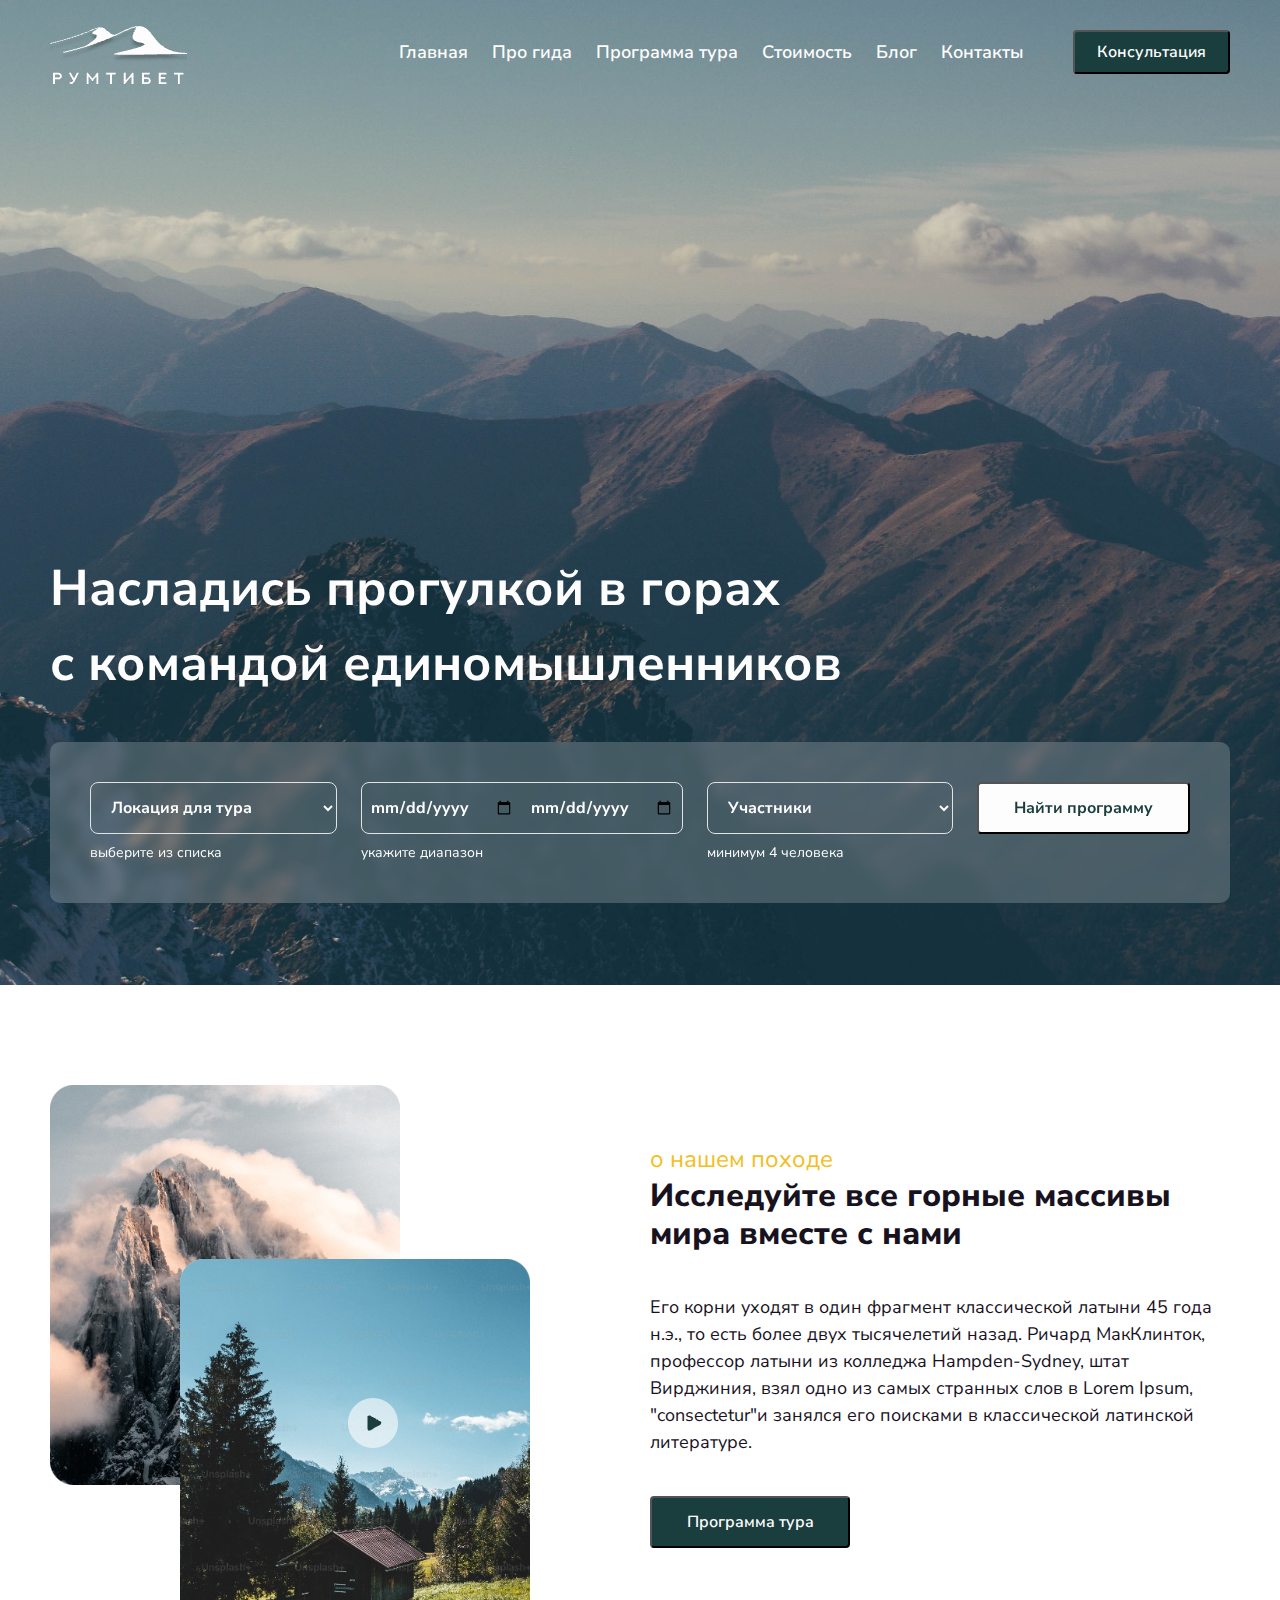
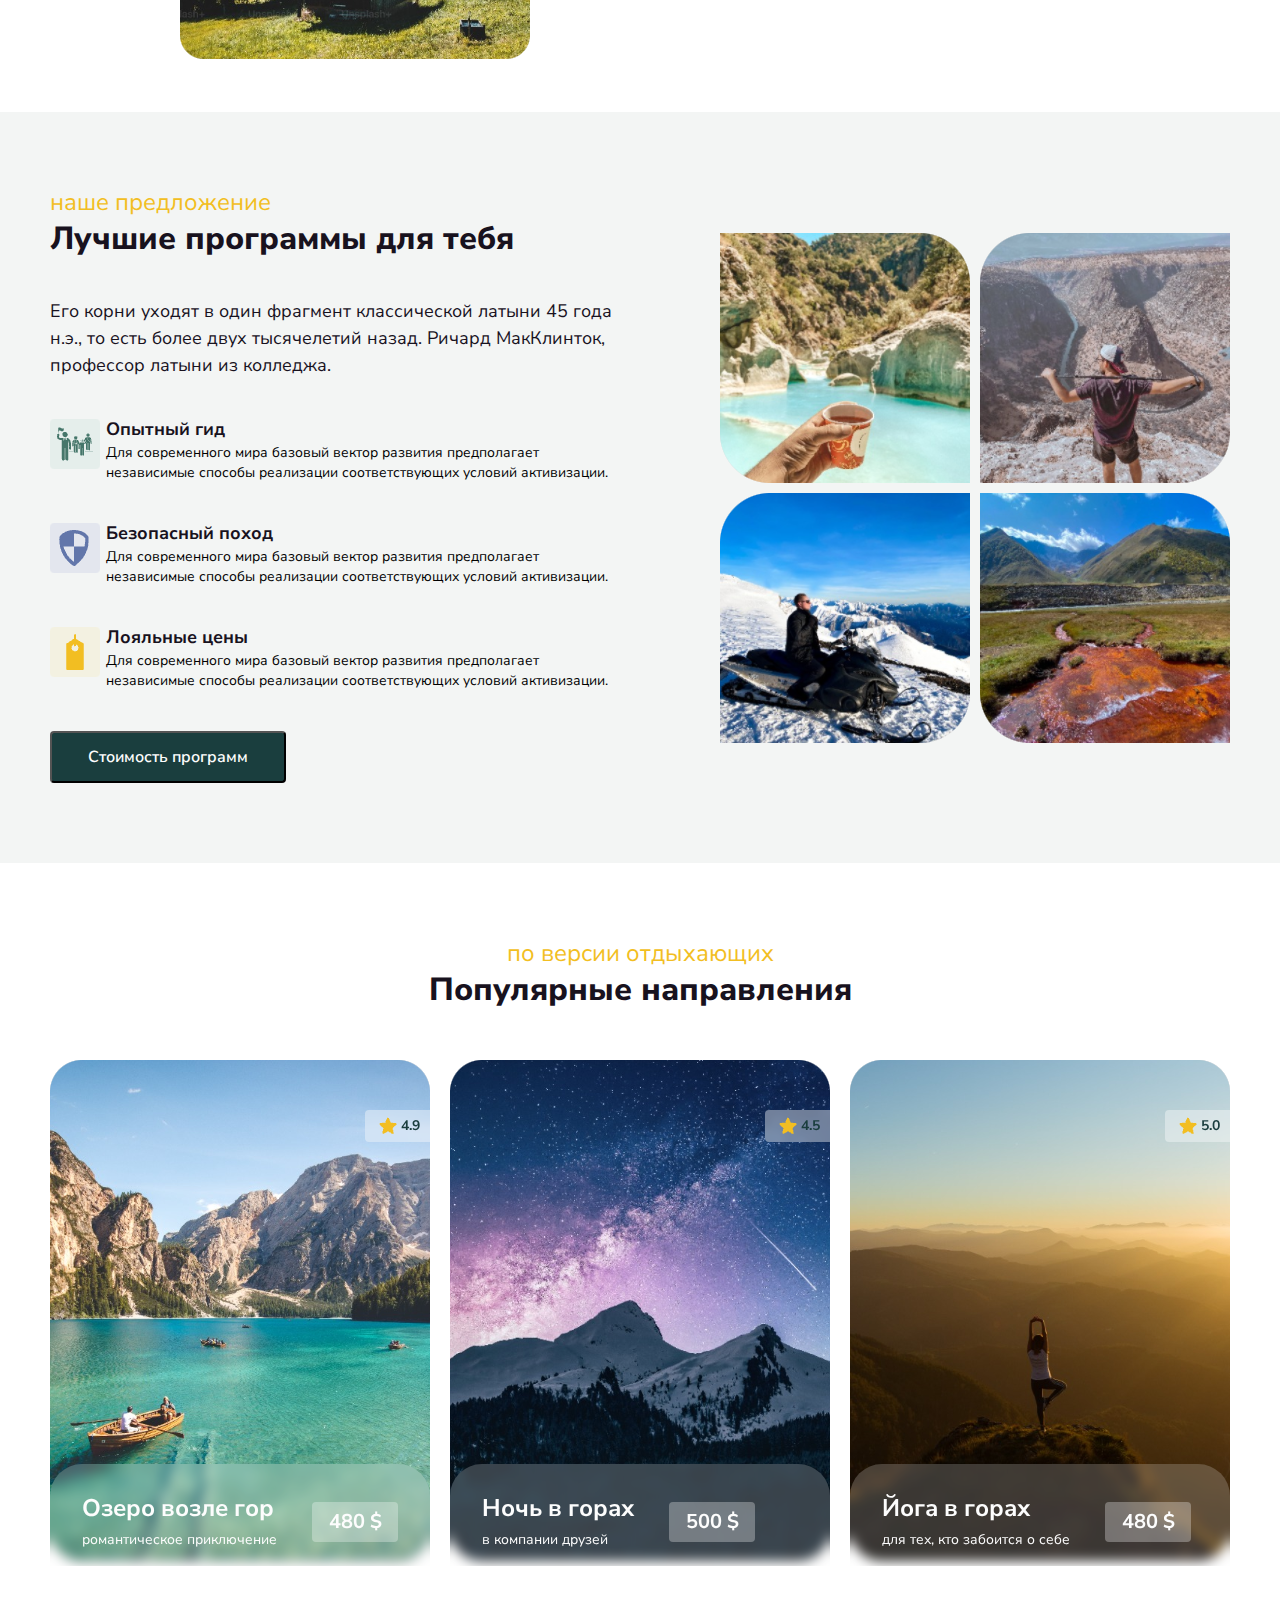
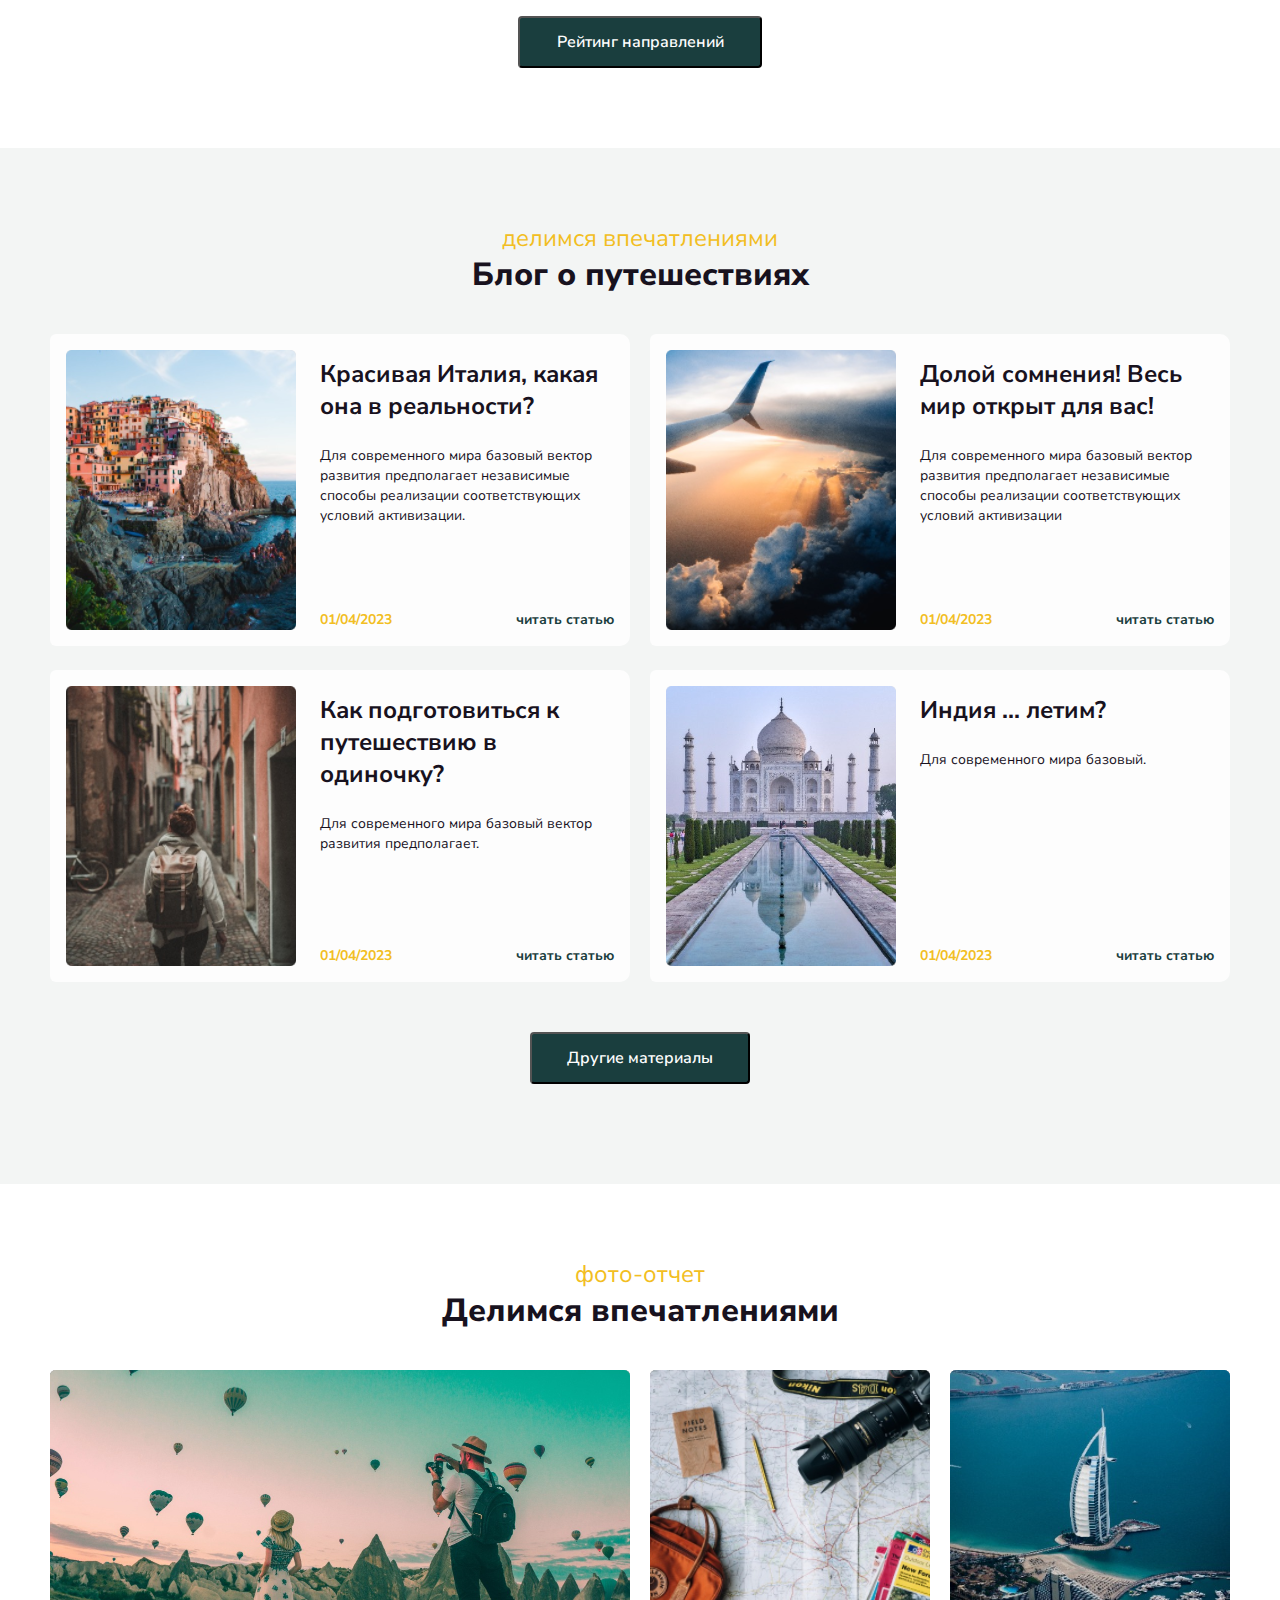
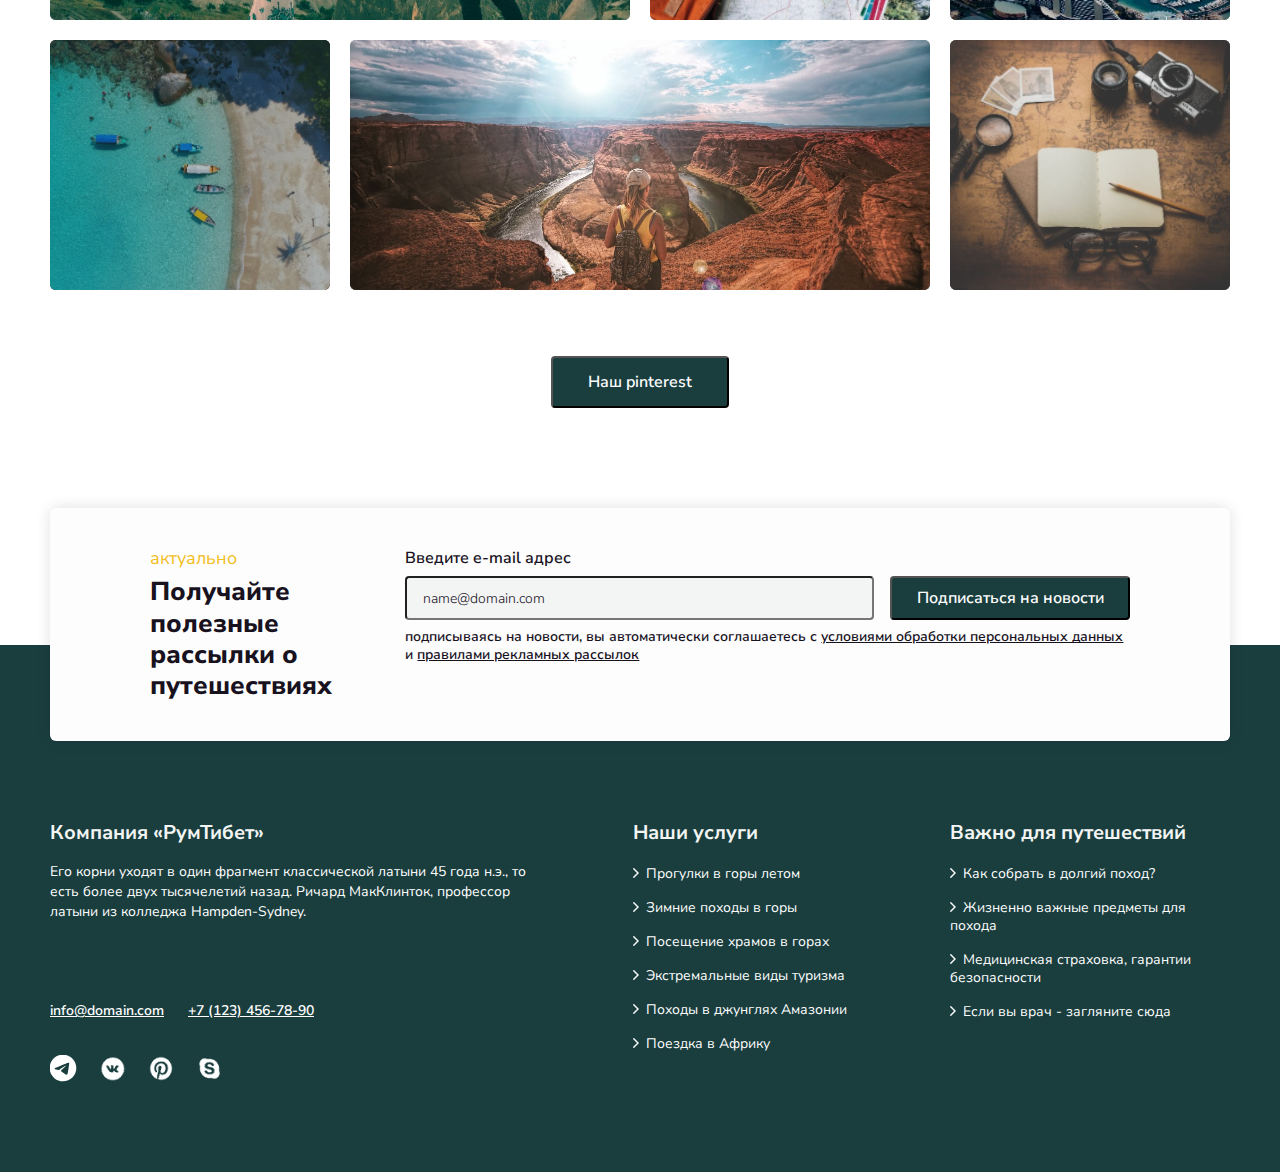
<file: index.html>
<!DOCTYPE html>
<html lang="en">

<head>
    <meta charset="UTF-8">
    <meta name="viewport" content="width=device-width, initial-scale=1.0">
    <title>РумТибет</title>

    <link rel="preconnect" href="https://fonts.googleapis.com">
    <link rel="preconnect" href="https://fonts.gstatic.com" crossorigin>
    <link
        href="https://fonts.googleapis.com/css2?family=Nunito+Sans:ital,opsz,wght@0,6..12,200..1000;1,6..12,200..1000&family=Poppins:ital,wght@0,100;0,200;0,300;0,400;0,500;0,600;0,700;0,800;0,900;1,100;1,200;1,300;1,400;1,500;1,600;1,700;1,800;1,900&display=swap"
        rel="stylesheet">

    <link rel="stylesheet" href="rt_style.css">
</head>

<body>
    <header class="header center">
        <nav class="header__nav">
            <img src="img/logo.png" alt="logo" class="header__logo">
            <img src="img/mob_logo.png" alt="logo" class="header__logo_mobile">
            <div class="header__navigation">
                <a href="" class="header__navlink">Главная</a>
                <a href="" class="header__navlink">Про гида</a>
                <a href="" class="header__navlink">Программа тура</a>
                <a href="" class="header__navlink">Стоимость</a>
                <a href="" class="header__navlink">Блог</a>
                <a href="" class="header__navlink">Контакты</a>
            </div>
            <button class="header__navbutton button_black">Консультация</button>
            <a href="#" class="header__hamburger"><img src="img/hamb.png" alt="menu"></a>
        </nav>
        <div class="header__content">
            <h1 class="header__title">
                Насладись прогулкой в горах<br class="header__break"> с командой единомышленников
            </h1>
            <form action="" class="header__form">
                <div class="header__block">
                    <select class="header__select" name="" id="">
                        <option class="header__option header__option_selected" value="">Локация для тура</option>
                        <option class="header__option " value="">Великобритания</option>
                        <option class="header__option " value="">Россия</option>
                        <option class="header__option " value="">США</option>
                    </select>
                    <a href="" class="header__link">выберите из списка</a>
                </div>
                <div class="header__block">
                    <div class="header__dateblock">
                        <input type="date" class="header__date" name="date start">
                        <input type="date" class="header__date" name="date final">
                    </div>
                    <a href="" class="header__link">укажите диапазон</a>
                </div>
                <div class="header__block header__block_big">
                    <select class="header__select" name="" id="">
                        <option class="header__option header__option_selected" value="">Участники</option>
                        <option class="header__option " value="">4</option>
                        <option class="header__option " value="">5</option>
                        <option class="header__option " value="">6</option>
                    </select>
                    <a href="" class="header__link">минимум 4 человека</a>
                </div>
                <button class="header__button button_white">Найти программу</button>
            </form>
            <button class="header__button header__button_mobile button_white">Найти программу</button>
        </div>
    </header>

    <section class="research center">
        <div class="research__photoblock">
            <img class="research__back_img" src="img/s1_back.png" alt="img_s1_back">
            <div class="research__test">
                <img src="img/s1_video.png" alt="" class="research__front_img">
                <a href="https://www.youtube.com/watch?v=WujKJpxaUHk" class="research__play"><img
                        class="research__play_img" src="img/play.png" alt="play"></a>
            </div>
        </div>
        <div class="research__infoblock">
            <h3 class="research__title">о нашем походе</h3>
            <h2 class="research__maintitle">Исследуйте все горные массивы мира вместе с нами</h2>
            <p class="research__text">Его корни уходят в один фрагмент классической латыни 45 года н.э., то есть более
                двух тысячелетий назад. Ричард МакКлинток, профессор латыни из колледжа Hampden-Sydney, штат Вирджиния,
                взял одно из самых странных слов в Lorem Ipsum, "consectetur"и занялся его поисками в классической
                латинской литературе.</p>
            <button class="research__button button_black">Программа тура</button>
        </div>
    </section>

    <section class="programms center">
        <div class="programms__infoblock">
            <h3 class="programms__title">наше предложение</h3>
            <h2 class="programms__maintitle">Лучшие программы для тебя</h2>
            <p class="programms__text">Его корни уходят в один фрагмент классической латыни 45 года н.э., то есть более
                двух тысячелетий назад. Ричард МакКлинток, профессор латыни из колледжа.</p>
            <ul class="programms__ul">
                <li class="programms__li programms__li_1">
                    <div class="programms__li_block">
                        <h4 class="programms__li_title">Опытный гид</h4>
                        <p class="programms__li_text">Для современного мира базовый вектор развития предполагает
                            независимые способы реализации соответствующих условий активизации.</p>
                    </div>
                </li>
                <li class="programms__li programms__li_2">
                    <div class="programms__li_block">
                        <h4 class="programms__li_title">Безопасный поход</h4>
                        <p class="programms__li_text">Для современного мира базовый вектор развития предполагает
                            независимые способы реализации соответствующих условий активизации.</p>
                    </div>
                </li>
                <li class="programms__li programms__li_3">
                    <div class="programms__li_block">
                        <h4 class="programms__li_title">Лояльные цены</h4>
                        <p class="programms__li_text">Для современного мира базовый вектор развития предполагает
                            независимые способы реализации соответствующих условий активизации.</p>
                    </div>
                </li>
            </ul>
            <button class="programms__button button_black">Стоимость программ</button>
        </div>
        <div class="programms__photoblock">
            <img src="img/s2_img1.png" alt="" class="programms__img">
            <img src="img/s2_img2.png" alt="" class="programms__img">
            <img src="img/s2_img3.png" alt="" class="programms__img">
            <img src="img/s2_img4.png" alt="" class="programms__img">
        </div>
    </section>

    <section class="popular center">
        <h3 class="popular__title">по версии отдыхающих</h3>
        <h2 class="popular__maintitle">Популярные направления</h2>
        <div class="popular__photoblock">
            <div class="popular__block popular__block_1">
                <img src="img/s3_tour1.png" alt="" class="popular__img">
                <div class="popular__range">
                    <img src="img/ic_star.png" alt="star">
                    <p class="popular__range_text">4.9</p>
                </div>
                <div class="popular__swiper">
                    <div class="popular__swiper_info">
                        <div class="popular__swiper_textinfo">
                            <h3 class="popular__swiper_title">Озеро возле гор</h3>
                            <p class="popular__swiper_undertitle">романтическое приключение</p>
                        </div>
                        <div class="popular__swiper_priceblock">
                            <p class="popular__swiper_price">480 $</p>
                        </div>
                    </div>
                    <p class="popular__swiper_text">Его корни уходят в один фрагмент классической латыни 45 года н.э.,
                        то есть более двух тысячелетий назад. Ричард МакКлинток, профессор латыни из колледжа
                        Hampden-Sydney, штат Вирджиния, взял одно из самых странных слов в Lorem Ipsum, "consectetur"и
                        занялся его поисками в классической латинской литературе.</p>
                    <button class="popular__swiper_button button_black">Программа тура</button>
                </div>
            </div>
            <div class="popular__block popular__block_2">
                <img src="img/s3_tour2.png" alt="" class="popular__img">
                <div class="popular__range">
                    <img src="img/ic_star.png" alt="star">
                    <p class="popular__range_text">4.5</p>
                </div>
                <div class="popular__swiper">
                    <div class="popular__swiper_info">
                        <div class="popular__swiper_textinfo">
                            <h3 class="popular__swiper_title">Ночь в горах</h3>
                            <p class="popular__swiper_undertitle">в компании друзей</p>
                        </div>
                        <div class="popular__swiper_priceblock">
                            <p class="popular__swiper_price">500 $</p>
                        </div>
                    </div>
                    <p class="popular__swiper_text">Его корни уходят в один фрагмент классической латыни 45 года н.э.,
                        то есть более двух тысячелетий назад. Ричард МакКлинток, профессор латыни из колледжа
                        Hampden-Sydney, штат Вирджиния, взял одно из самых странных слов в Lorem Ipsum, "consectetur"и
                        занялся его поисками в классической латинской литературе.</p>
                    <button class="popular__swiper_button button_black">Программа тура</button>
                </div>
            </div>
            <div class="popular__block popular__block_3">
                <img src="img/s3_tour3.png" alt="" class="popular__img">
                <div class="popular__range">
                    <img src="img/ic_star.png" alt="star">
                    <p class="popular__range_text">5.0</p>
                </div>
                <div class="popular__swiper">
                    <div class="popular__swiper_info">
                        <div class="popular__swiper_textinfo">
                            <h3 class="popular__swiper_title">Йога в горах</h3>
                            <p class="popular__swiper_undertitle">для тех, кто забоится о себе</p>
                        </div>
                        <div class="popular__swiper_priceblock">
                            <p class="popular__swiper_price">480 $</p>
                        </div>
                    </div>
                    <p class="popular__swiper_text">Его корни уходят в один фрагмент классической латыни 45 года
                        н.э.,
                        то есть более двух тысячелетий назад. Ричард МакКлинток, профессор латыни из колледжа
                        Hampden-Sydney, штат Вирджиния, взял одно из самых странных слов в Lorem Ipsum,
                        "consectetur"и
                        занялся его поисками в классической латинской литературе.</p>
                    <button class="popular__swiper_button button_black">Программа тура</button>
                </div>
            </div>
        </div>
        <button class="popular__button button_black">Рейтинг направлений</button>
    </section>

    <section class="blog center">
        <h3 class="blog__title">делимся впечатлениями</h3>
        <h2 class="blog__maintitle">Блог о путешествиях</h2>
        <div class="blog__items center">
            <div class="blog__item">
                <img class="blog__img" src="img/s4_blog1.png" alt="italy">
                <div class="blog__info">
                    <h4 class="blog__info_title">Красивая Италия, какая она в реальности?</h4>
                    <p class="blog__info_text">Для современного мира базовый вектор развития предполагает независимые
                        способы реализации соответствующих условий активизации.</p>
                    <div class="blog__info_dateblock">
                        <span class="blog__info_date">01/04/2023</span>
                        <a href="" class="blog__info_link">читать статью</a>
                    </div>
                </div>
            </div>
            <div class="blog__item">
                <img class="blog__img" src="img/s4_blog2.png" alt="plane">
                <div class="blog__info">
                    <h4 class="blog__info_title">Долой сомнения! Весь мир открыт для вас!</h4>
                    <p class="blog__info_text">Для современного мира базовый вектор развития предполагает независимые
                        способы реализации соответствующих условий активизации</p>
                    <div class="blog__info_dateblock">
                        <span class="blog__info_date">01/04/2023</span>
                        <a href="" class="blog__info_link">читать статью</a>
                    </div>
                </div>
            </div>
            <div class="blog__item">
                <img class="blog__img" src="img/s4_blog3.png" alt="alone">
                <div class="blog__info">
                    <h4 class="blog__info_title">Как подготовиться к путешествию в одиночку? </h4>
                    <p class="blog__info_text">Для современного мира базовый вектор развития предполагает.</p>
                    <div class="blog__info_dateblock">
                        <span class="blog__info_date">01/04/2023</span>
                        <a href="" class="blog__info_link">читать статью</a>
                    </div>
                </div>
            </div>
            <div class="blog__item">
                <img class="blog__img" src="img/s4_blog4.png" alt="india">
                <div class="blog__info">
                    <h4 class="blog__info_title">Индия ... летим?</h4>
                    <p class="blog__info_text">Для современного мира базовый.</p>
                    <div class="blog__info_dateblock">
                        <span class="blog__info_date">01/04/2023</span>
                        <a href="" class="blog__info_link">читать статью</a>
                    </div>
                </div>
            </div>
        </div>
        <button class="blog__button button_black">Другие материалы</button>
    </section>

    <section class="impression center">
        <h3 class="impression__title">фото-отчет</h3>
        <h2 class="impression__maintitle">Делимся впечатлениями</h2>
        <div class="impression__photoblock">
            <div class="impression__item impression__item_1">
                <img src="img/s4_impression1.png" alt="" class="impression__img">
                <img src="img/ic_zoom.png" alt="zoom" class="impression__zoom">
            </div>
            <div class="impression__item impression__item_2">
                <img src="img/s4_impression2.png" alt="" class="impression__img">
                <img src="img/ic_zoom.png" alt="zoom" class="impression__zoom">
            </div>
            <div class="impression__item impression__item_3">
                <img src="img/s4_impression3.png" alt="" class="impression__img">
                <img src="img/ic_zoom.png" alt="zoom" class="impression__zoom">
            </div>
            <div class="impression__item impression__item_4">
                <img src="img/s4_impression4.png" alt="" class="impression__img">
                <img src="img/ic_zoom.png" alt="zoom" class="impression__zoom">
            </div>
            <div class="impression__item impression__item_5">
                <img src="img/s4_impression5.png" alt="" class="impression__img">
                <img src="img/ic_zoom.png" alt="zoom" class="impression__zoom">
            </div>
            <div class="impression__item impression__item_6">
                <img src="img/s4_impression6.png" alt="" class="impression__img">
                <img src="img/ic_zoom.png" alt="zoom" class="impression__zoom">
            </div>
        </div>
        <div class="impression__photoblock_mobile">
            <div class="impression__item impression__item_1">
                <img src="img/mob_s4_impression1.png" alt="" class="impression__img">
                <img src="img/ic_zoom.png" alt="zoom" class="impression__zoom">
            </div>
            <div class="impression__item impression__item_2">
                <img src="img/mob_s4_impression2.png" alt="" class="impression__img">
                <img src="img/ic_zoom.png" alt="zoom" class="impression__zoom">
            </div>
            <div class="impression__item impression__item_3">
                <img src="img/mob_s4_impression3.png" alt="" class="impression__img">
                <img src="img/ic_zoom.png" alt="zoom" class="impression__zoom">
            </div>
            <div class="impression__item impression__item_4">
                <img src="img/mob_s4_impression4.png" alt="" class="impression__img">
                <img src="img/ic_zoom.png" alt="zoom" class="impression__zoom">
            </div>
            <div class="impression__item impression__item_5">
                <img src="img/mob_s4_impression5.png" alt="" class="impression__img">
                <img src="img/ic_zoom.png" alt="zoom" class="impression__zoom">
            </div>
            <div class="impression__item impression__item_6">
                <img src="img/mob_s4_impression6.png" alt="" class="impression__img">
                <img src="img/ic_zoom.png" alt="zoom" class="impression__zoom">
            </div>
        </div>
        <button class="impression__button button_black">Наш pinterest</button>
    </section>

    <section class="container">
        <div class="center">
            <section class="form">
                <div class="form__info">
                    <h3 class="form__title">актуально</h3>
                    <h2 class="form__maintitle">Получайте полезные<br class="footer__break">рассылки о путешествиях</h2>
                </div>
                <div class="form__join">
                    <p class="form__text">Введите e-mail адрес</p>
                    <div class="form__inputblock">
                        <input placeholder="name@domain.com" type="email" class="form__input">
                        <button class="form__button button_black">Подписаться на новости</button>
                    </div>
                    <p class="form__bottomtext">подписываясь на новости, вы автоматически соглашаетесь с <span
                            class="form__span">условиями обработки персональных данных</span> и <span
                            class="form__span">правилами рекламных рассылок</span></p>
                </div>
            </section>
        </div>
        <div class="background">
        </div>
    </section>

    <footer class="footer center">
        <div class="footer__items">
            <div class="footer__item">
                <h3 class="footer__title">Компания «РумТибет»</h3>
                <p class="footer__info-text">Его корни уходят в один фрагмент классической латыни 45 года н.э., то есть
                    более двух тысячелетий назад. Ричард МакКлинток, профессор латыни из колледжа Hampden-Sydney.</p>
                <div class="footer__contacts">
                    <a href="mailto:info@domain.com" class="footer__link">info@domain.com</a>
                    <a href="tel:+71234567890" class="footer__link">+7 (123) 456-78-90</a>
                </div>
                <div class="footer__media">
                    <a href="#" class="footer__medialink"><svg width="27.000000" height="27.000000" viewBox="0 0 27 27"
                            fill="none" xmlns="http://www.w3.org/2000/svg" xmlns:xlink="http://www.w3.org/1999/xlink">
                            <desc>
                                Created with Pixso.
                            </desc>
                            <defs />
                            <path id="Vector"
                                d="M13 -0.34C5.63 -0.34 -0.34 5.63 -0.34 12.99C-0.34 20.35 5.63 26.33 13 26.33C20.36 26.33 26.33 20.35 26.33 12.99C26.33 5.63 20.36 -0.34 13 -0.34ZM19.18 8.73C18.98 10.83 18.12 15.96 17.68 18.31C17.49 19.31 17.12 19.65 16.77 19.69C16 19.75 15.41 19.18 14.66 18.69C13.49 17.91 12.82 17.43 11.69 16.69C10.37 15.82 11.22 15.34 11.98 14.57C12.18 14.37 15.6 11.26 15.66 10.98C15.67 10.94 15.67 10.9 15.66 10.85C15.65 10.81 15.62 10.77 15.6 10.74C15.52 10.67 15.41 10.7 15.32 10.71C15.2 10.74 13.33 11.98 9.69 14.43C9.16 14.79 8.67 14.98 8.25 14.97C7.77 14.96 6.86 14.7 6.18 14.47C5.34 14.21 4.69 14.06 4.74 13.59C4.77 13.35 5.1 13.11 5.73 12.86C9.62 11.17 12.21 10.05 13.5 9.51C17.21 7.97 17.97 7.7 18.48 7.7C18.58 7.7 18.84 7.73 19 7.86C19.13 7.97 19.17 8.11 19.18 8.22C19.17 8.3 19.2 8.54 19.18 8.73Z"
                                fill="currentColor" fill-opacity="1.000000" fill-rule="nonzero" />
                        </svg>
                    </a>
                    <a href="#" class="footer__medialink"><img class="footer__icon" src="img/footer_icon_2.png"
                            alt=""></a>
                    <a href="#" class="footer__medialink"><img class="footer__icon" src="img/footer_icon_3.png"
                            alt=""></a>
                    <a href="#" class="footer__medialink"><img class="footer__icon" src="img/footer_icon_4.png"
                            alt=""></a>
                </div>
            </div>
            <div class="footer__item">
                <h3 class="footer__title">Наши услуги</h3>
                <ul class="footer__ul">
                    <li class="footer__li">Прогулки в горы летом</li>
                    <li class="footer__li">Зимние походы в горы</li>
                    <li class="footer__li">Посещение храмов в горах</li>
                    <li class="footer__li">Экстремальные виды туризма</li>
                    <li class="footer__li">Походы в джунглях Амазонии</li>
                    <li class="footer__li">Поездка в Африку</li>
                </ul>
            </div>
            <div class="footer__item">
                <h3 class="footer__title">Важно для путешествий</h3>
                <ul class="footer__ul">
                    <li class="footer__li">Как собрать в долгий поход?</li>
                    <li class="footer__li">Жизненно важные предметы для похода</li>
                    <li class="footer__li">Медицинская страховка, гарантии безопасности</li>
                    <li class="footer__li">Если вы врач - загляните сюда</li>
                </ul>
            </div>
        </div>
    </footer>
</body>

</html>
</file>
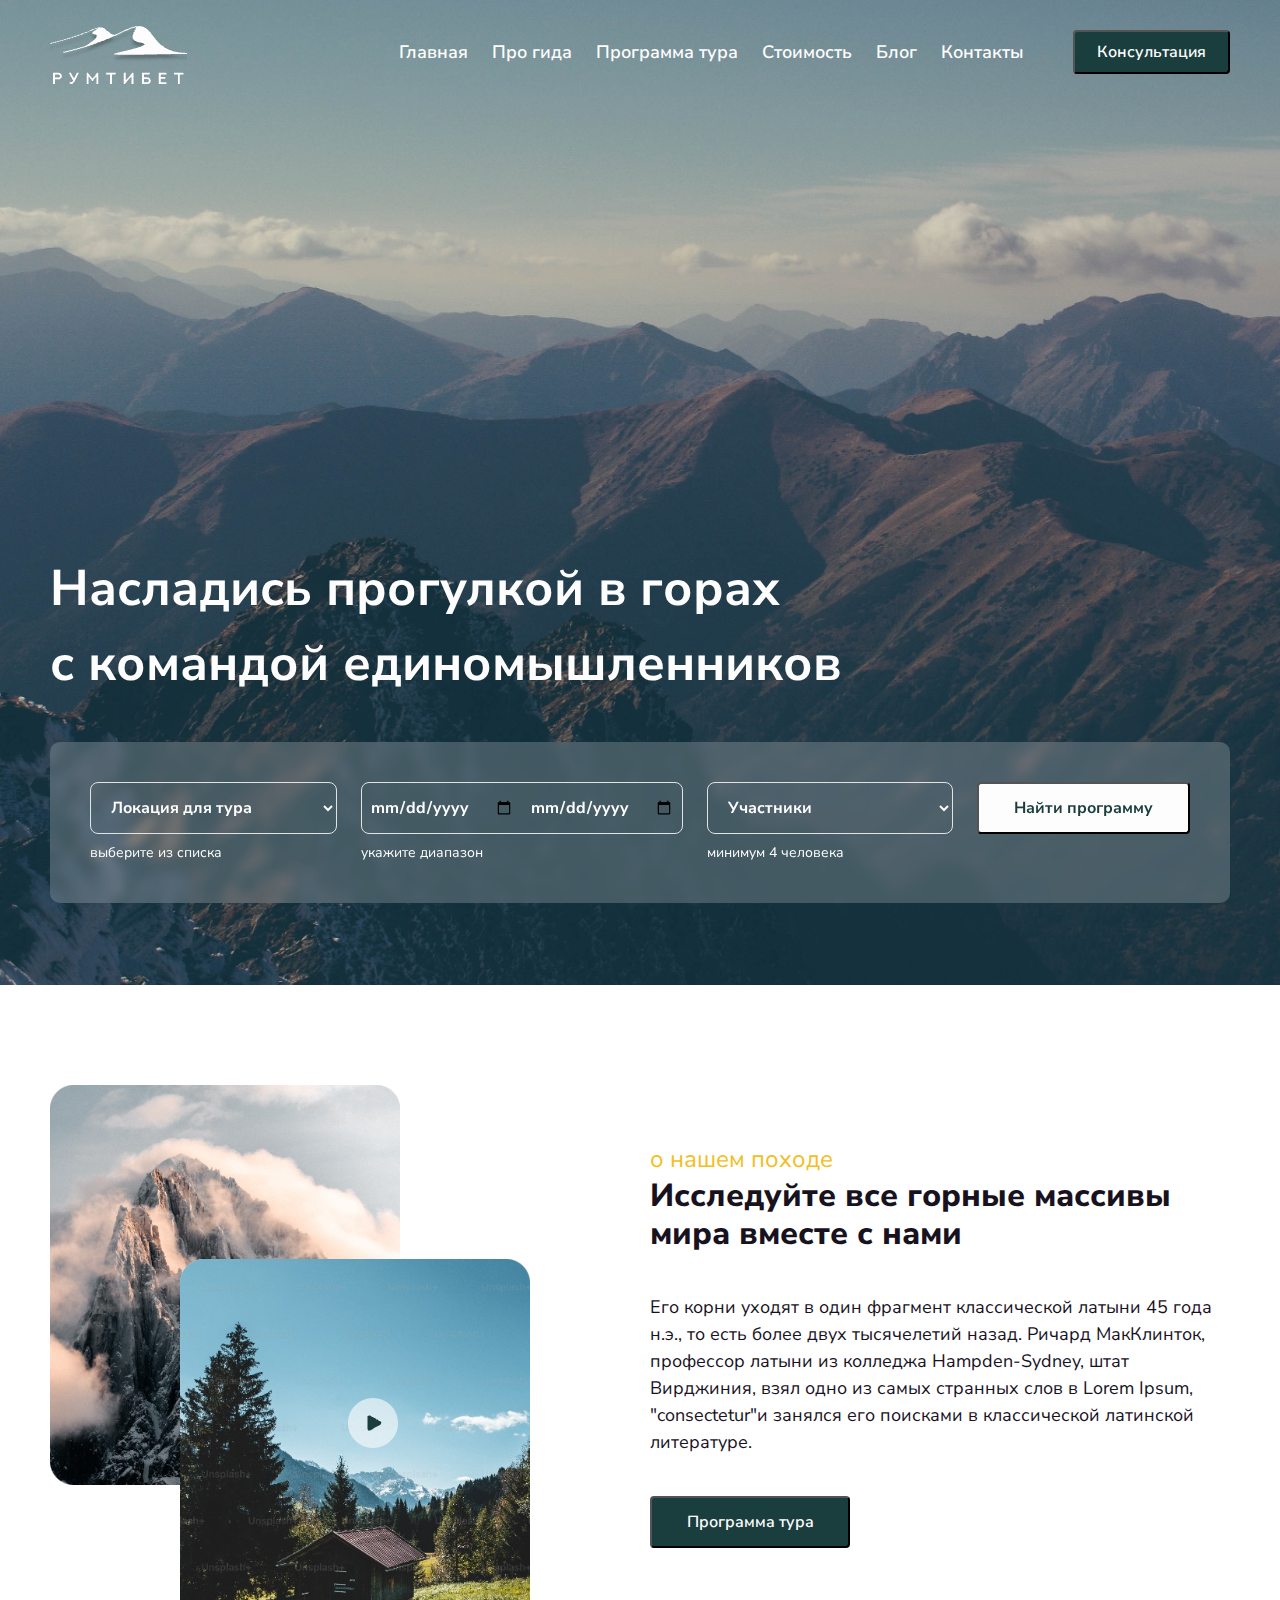
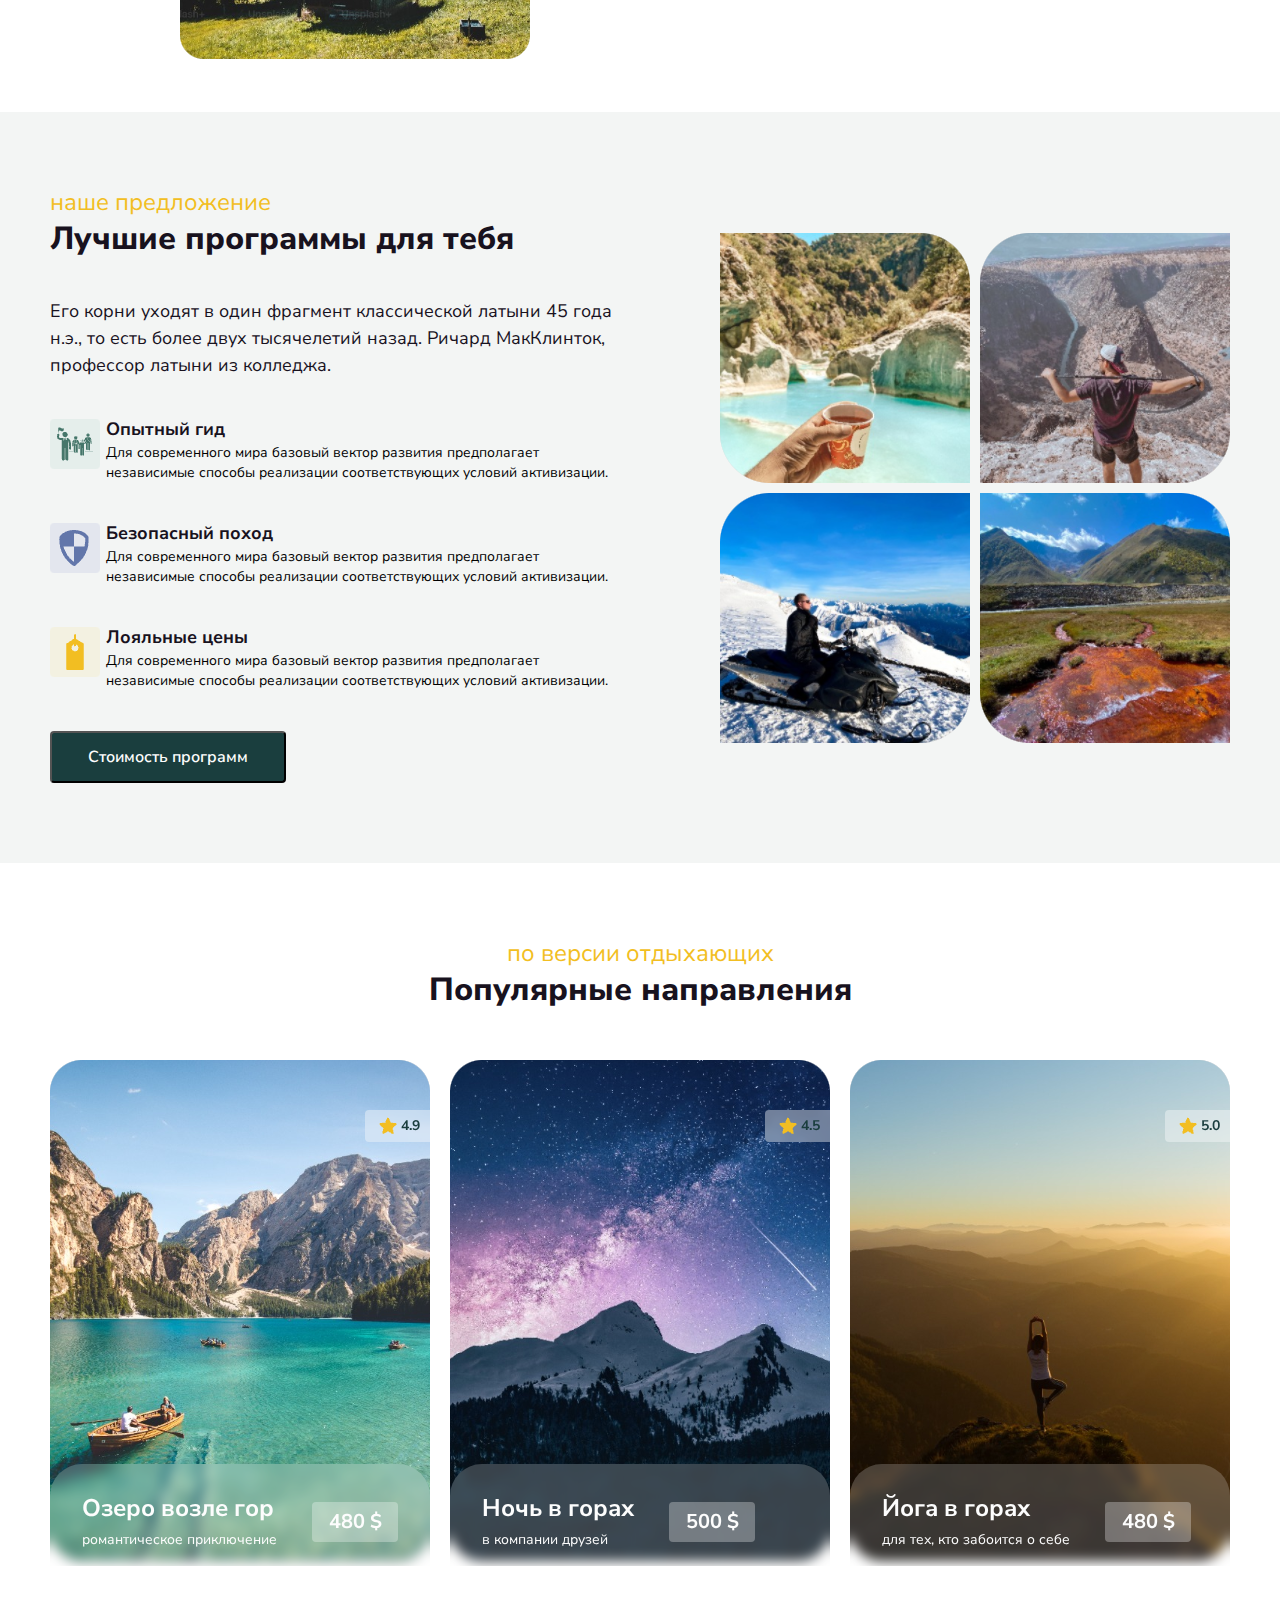
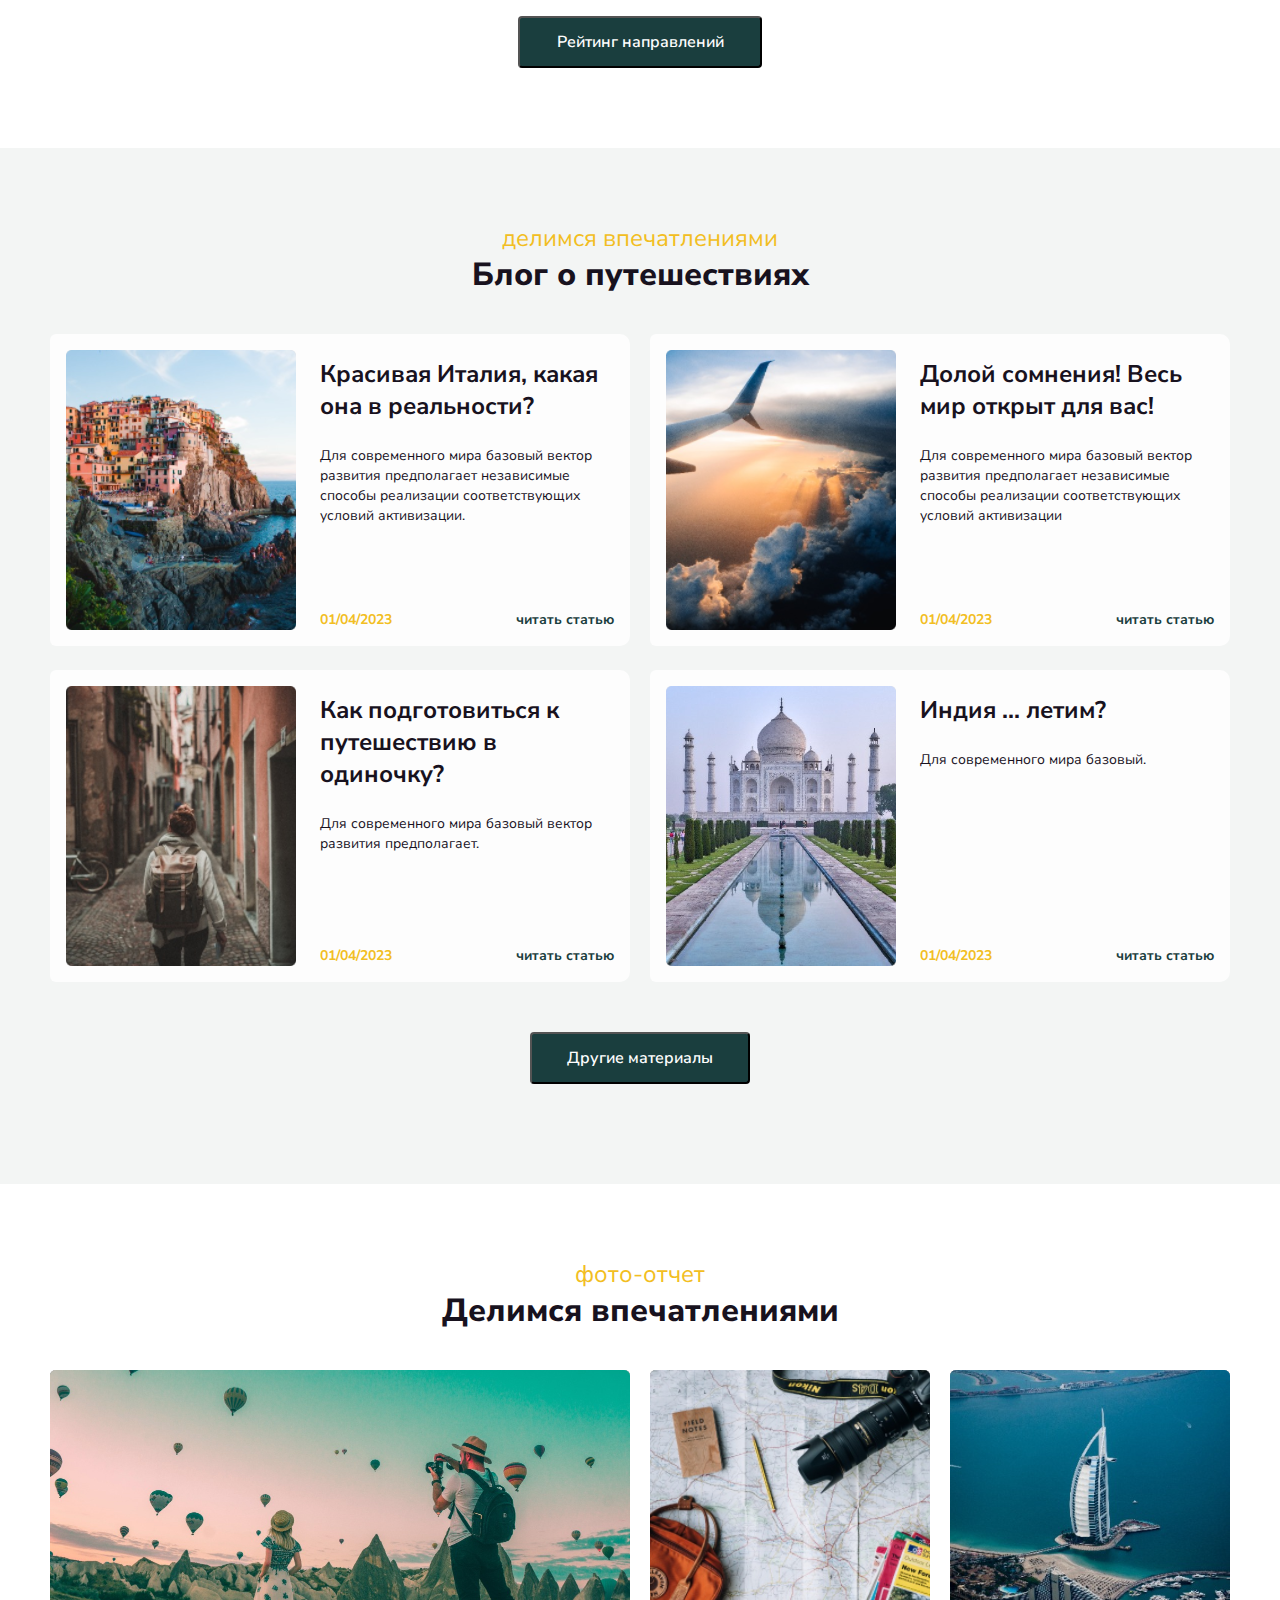
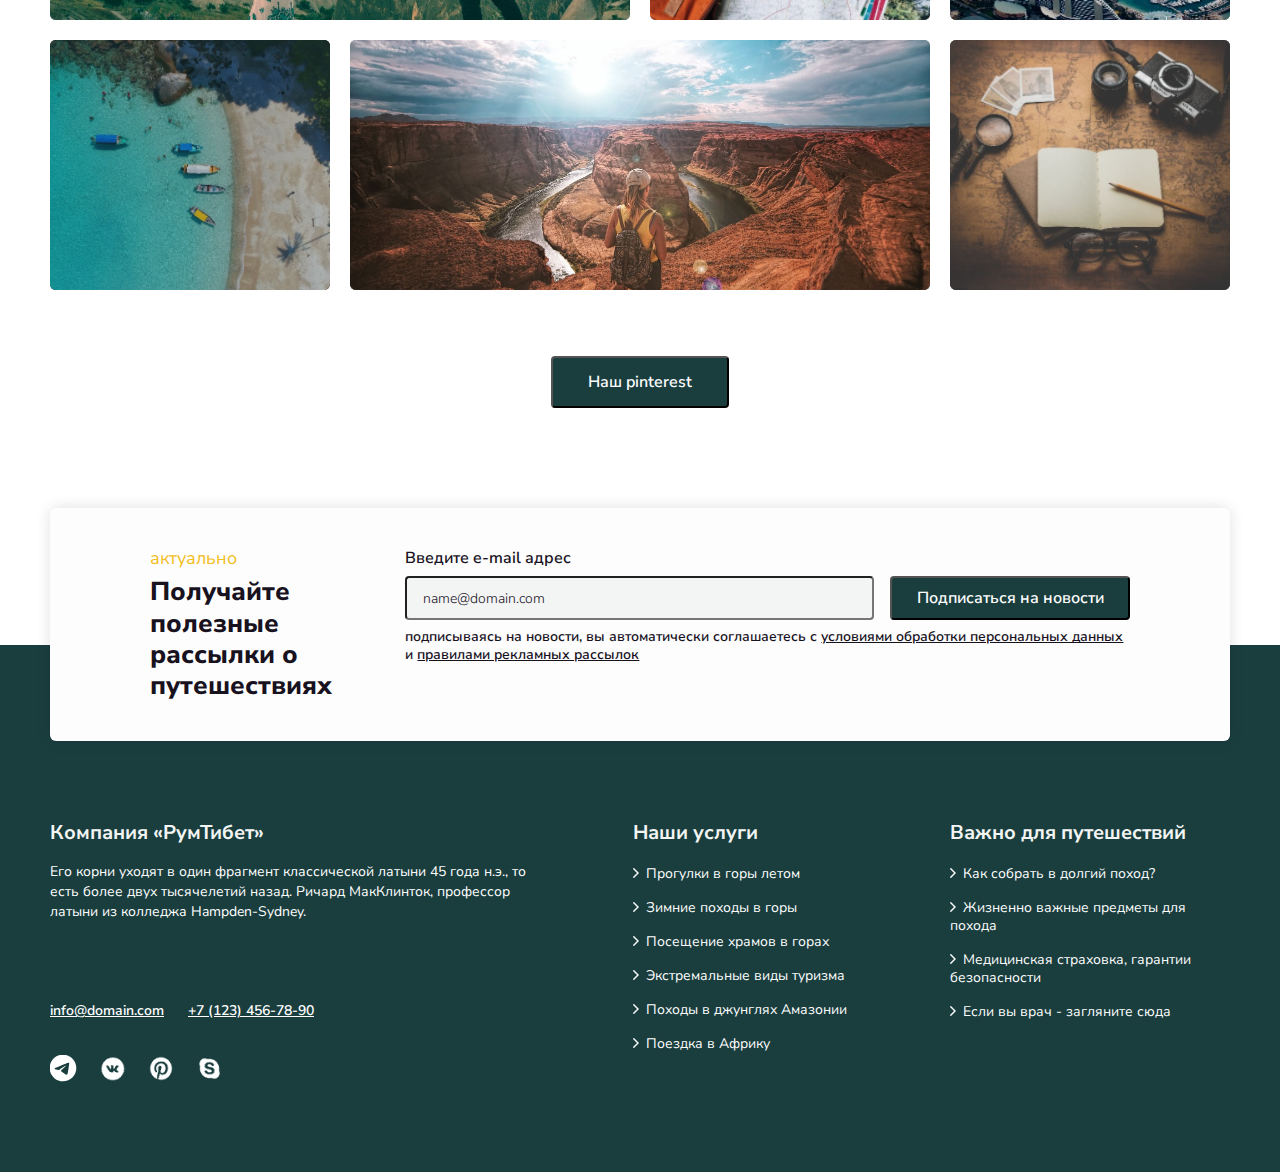
<file: rt_index.html>
<!DOCTYPE html>
<html lang="en">

<head>
    <meta charset="UTF-8">
    <meta name="viewport" content="width=device-width, initial-scale=1.0">
    <title>РумТибет</title>

    <link rel="preconnect" href="https://fonts.googleapis.com">
    <link rel="preconnect" href="https://fonts.gstatic.com" crossorigin>
    <link
        href="https://fonts.googleapis.com/css2?family=Nunito+Sans:ital,opsz,wght@0,6..12,200..1000;1,6..12,200..1000&family=Poppins:ital,wght@0,100;0,200;0,300;0,400;0,500;0,600;0,700;0,800;0,900;1,100;1,200;1,300;1,400;1,500;1,600;1,700;1,800;1,900&display=swap"
        rel="stylesheet">

    <link rel="stylesheet" href="rt_style.css">
</head>

<body>
    <header class="header center">
        <nav class="header__nav">
            <img src="img/logo.png" alt="logo" class="header__logo">
            <img src="img/mob_logo.png" alt="logo" class="header__logo_mobile">
            <div class="header__navigation">
                <a href="" class="header__navlink">Главная</a>
                <a href="" class="header__navlink">Про гида</a>
                <a href="" class="header__navlink">Программа тура</a>
                <a href="" class="header__navlink">Стоимость</a>
                <a href="" class="header__navlink">Блог</a>
                <a href="" class="header__navlink">Контакты</a>
            </div>
            <button class="header__navbutton button_black">Консультация</button>
            <a href="#" class="header__hamburger"><img src="img/hamb.png" alt="menu"></a>
        </nav>
        <div class="header__content">
            <h1 class="header__title">
                Насладись прогулкой в горах<br class="header__break"> с командой единомышленников
            </h1>
            <form action="" class="header__form">
                <div class="header__block">
                    <select class="header__select" name="" id="">
                        <option class="header__option header__option_selected" value="">Локация для тура</option>
                        <option class="header__option " value="">Великобритания</option>
                        <option class="header__option " value="">Россия</option>
                        <option class="header__option " value="">США</option>
                    </select>
                    <a href="" class="header__link">выберите из списка</a>
                </div>
                <div class="header__block">
                    <div class="header__dateblock">
                        <input type="date" class="header__date" name="date start">
                        <input type="date" class="header__date" name="date final">
                    </div>
                    <a href="" class="header__link">укажите диапазон</a>
                </div>
                <div class="header__block header__block_big">
                    <select class="header__select" name="" id="">
                        <option class="header__option header__option_selected" value="">Участники</option>
                        <option class="header__option " value="">4</option>
                        <option class="header__option " value="">5</option>
                        <option class="header__option " value="">6</option>
                    </select>
                    <a href="" class="header__link">минимум 4 человека</a>
                </div>
                <button class="header__button button_white">Найти программу</button>
            </form>
            <button class="header__button header__button_mobile button_white">Найти программу</button>
        </div>
    </header>

    <section class="research center">
        <div class="research__photoblock">
            <img class="research__back_img" src="img/s1_back.png" alt="img_s1_back">
            <div class="research__test">
                <img src="img/s1_video.png" alt="" class="research__front_img">
                <a href="https://www.youtube.com/watch?v=WujKJpxaUHk" class="research__play"><img
                        class="research__play_img" src="img/play.png" alt="play"></a>
            </div>
        </div>
        <div class="research__infoblock">
            <h3 class="research__title">о нашем походе</h3>
            <h2 class="research__maintitle">Исследуйте все горные массивы мира вместе с нами</h2>
            <p class="research__text">Его корни уходят в один фрагмент классической латыни 45 года н.э., то есть более
                двух тысячелетий назад. Ричард МакКлинток, профессор латыни из колледжа Hampden-Sydney, штат Вирджиния,
                взял одно из самых странных слов в Lorem Ipsum, "consectetur"и занялся его поисками в классической
                латинской литературе.</p>
            <button class="research__button button_black">Программа тура</button>
        </div>
    </section>

    <section class="programms center">
        <div class="programms__infoblock">
            <h3 class="programms__title">наше предложение</h3>
            <h2 class="programms__maintitle">Лучшие программы для тебя</h2>
            <p class="programms__text">Его корни уходят в один фрагмент классической латыни 45 года н.э., то есть более
                двух тысячелетий назад. Ричард МакКлинток, профессор латыни из колледжа.</p>
            <ul class="programms__ul">
                <li class="programms__li programms__li_1">
                    <div class="programms__li_block">
                        <h4 class="programms__li_title">Опытный гид</h4>
                        <p class="programms__li_text">Для современного мира базовый вектор развития предполагает
                            независимые способы реализации соответствующих условий активизации.</p>
                    </div>
                </li>
                <li class="programms__li programms__li_2">
                    <div class="programms__li_block">
                        <h4 class="programms__li_title">Безопасный поход</h4>
                        <p class="programms__li_text">Для современного мира базовый вектор развития предполагает
                            независимые способы реализации соответствующих условий активизации.</p>
                    </div>
                </li>
                <li class="programms__li programms__li_3">
                    <div class="programms__li_block">
                        <h4 class="programms__li_title">Лояльные цены</h4>
                        <p class="programms__li_text">Для современного мира базовый вектор развития предполагает
                            независимые способы реализации соответствующих условий активизации.</p>
                    </div>
                </li>
            </ul>
            <button class="programms__button button_black">Стоимость программ</button>
        </div>
        <div class="programms__photoblock">
            <img src="img/s2_img1.png" alt="" class="programms__img">
            <img src="img/s2_img2.png" alt="" class="programms__img">
            <img src="img/s2_img3.png" alt="" class="programms__img">
            <img src="img/s2_img4.png" alt="" class="programms__img">
        </div>
    </section>

    <section class="popular center">
        <h3 class="popular__title">по версии отдыхающих</h3>
        <h2 class="popular__maintitle">Популярные направления</h2>
        <div class="popular__photoblock">
            <div class="popular__block popular__block_1">
                <img src="img/s3_tour1.png" alt="" class="popular__img">
                <div class="popular__range">
                    <img src="img/ic_star.png" alt="star">
                    <p class="popular__range_text">4.9</p>
                </div>
                <div class="popular__swiper">
                    <div class="popular__swiper_info">
                        <div class="popular__swiper_textinfo">
                            <h3 class="popular__swiper_title">Озеро возле гор</h3>
                            <p class="popular__swiper_undertitle">романтическое приключение</p>
                        </div>
                        <div class="popular__swiper_priceblock">
                            <p class="popular__swiper_price">480 $</p>
                        </div>
                    </div>
                    <p class="popular__swiper_text">Его корни уходят в один фрагмент классической латыни 45 года н.э.,
                        то есть более двух тысячелетий назад. Ричард МакКлинток, профессор латыни из колледжа
                        Hampden-Sydney, штат Вирджиния, взял одно из самых странных слов в Lorem Ipsum, "consectetur"и
                        занялся его поисками в классической латинской литературе.</p>
                    <button class="popular__swiper_button button_black">Программа тура</button>
                </div>
            </div>
            <div class="popular__block popular__block_2">
                <img src="img/s3_tour2.png" alt="" class="popular__img">
                <div class="popular__range">
                    <img src="img/ic_star.png" alt="star">
                    <p class="popular__range_text">4.5</p>
                </div>
                <div class="popular__swiper">
                    <div class="popular__swiper_info">
                        <div class="popular__swiper_textinfo">
                            <h3 class="popular__swiper_title">Ночь в горах</h3>
                            <p class="popular__swiper_undertitle">в компании друзей</p>
                        </div>
                        <div class="popular__swiper_priceblock">
                            <p class="popular__swiper_price">500 $</p>
                        </div>
                    </div>
                    <p class="popular__swiper_text">Его корни уходят в один фрагмент классической латыни 45 года н.э.,
                        то есть более двух тысячелетий назад. Ричард МакКлинток, профессор латыни из колледжа
                        Hampden-Sydney, штат Вирджиния, взял одно из самых странных слов в Lorem Ipsum, "consectetur"и
                        занялся его поисками в классической латинской литературе.</p>
                    <button class="popular__swiper_button button_black">Программа тура</button>
                </div>
            </div>
            <div class="popular__block popular__block_3">
                <img src="img/s3_tour3.png" alt="" class="popular__img">
                <div class="popular__range">
                    <img src="img/ic_star.png" alt="star">
                    <p class="popular__range_text">5.0</p>
                </div>
                <div class="popular__swiper">
                    <div class="popular__swiper_info">
                        <div class="popular__swiper_textinfo">
                            <h3 class="popular__swiper_title">Йога в горах</h3>
                            <p class="popular__swiper_undertitle">для тех, кто забоится о себе</p>
                        </div>
                        <div class="popular__swiper_priceblock">
                            <p class="popular__swiper_price">480 $</p>
                        </div>
                    </div>
                    <p class="popular__swiper_text">Его корни уходят в один фрагмент классической латыни 45 года
                        н.э.,
                        то есть более двух тысячелетий назад. Ричард МакКлинток, профессор латыни из колледжа
                        Hampden-Sydney, штат Вирджиния, взял одно из самых странных слов в Lorem Ipsum,
                        "consectetur"и
                        занялся его поисками в классической латинской литературе.</p>
                    <button class="popular__swiper_button button_black">Программа тура</button>
                </div>
            </div>
        </div>
        <button class="popular__button button_black">Рейтинг направлений</button>
    </section>

    <section class="blog center">
        <h3 class="blog__title">делимся впечатлениями</h3>
        <h2 class="blog__maintitle">Блог о путешествиях</h2>
        <div class="blog__items center">
            <div class="blog__item">
                <img class="blog__img" src="img/s4_blog1.png" alt="italy">
                <div class="blog__info">
                    <h4 class="blog__info_title">Красивая Италия, какая она в реальности?</h4>
                    <p class="blog__info_text">Для современного мира базовый вектор развития предполагает независимые
                        способы реализации соответствующих условий активизации.</p>
                    <div class="blog__info_dateblock">
                        <span class="blog__info_date">01/04/2023</span>
                        <a href="" class="blog__info_link">читать статью</a>
                    </div>
                </div>
            </div>
            <div class="blog__item">
                <img class="blog__img" src="img/s4_blog2.png" alt="plane">
                <div class="blog__info">
                    <h4 class="blog__info_title">Долой сомнения! Весь мир открыт для вас!</h4>
                    <p class="blog__info_text">Для современного мира базовый вектор развития предполагает независимые
                        способы реализации соответствующих условий активизации</p>
                    <div class="blog__info_dateblock">
                        <span class="blog__info_date">01/04/2023</span>
                        <a href="" class="blog__info_link">читать статью</a>
                    </div>
                </div>
            </div>
            <div class="blog__item">
                <img class="blog__img" src="img/s4_blog3.png" alt="alone">
                <div class="blog__info">
                    <h4 class="blog__info_title">Как подготовиться к путешествию в одиночку? </h4>
                    <p class="blog__info_text">Для современного мира базовый вектор развития предполагает.</p>
                    <div class="blog__info_dateblock">
                        <span class="blog__info_date">01/04/2023</span>
                        <a href="" class="blog__info_link">читать статью</a>
                    </div>
                </div>
            </div>
            <div class="blog__item">
                <img class="blog__img" src="img/s4_blog4.png" alt="india">
                <div class="blog__info">
                    <h4 class="blog__info_title">Индия ... летим?</h4>
                    <p class="blog__info_text">Для современного мира базовый.</p>
                    <div class="blog__info_dateblock">
                        <span class="blog__info_date">01/04/2023</span>
                        <a href="" class="blog__info_link">читать статью</a>
                    </div>
                </div>
            </div>
        </div>
        <button class="blog__button button_black">Другие материалы</button>
    </section>

    <section class="impression center">
        <h3 class="impression__title">фото-отчет</h3>
        <h2 class="impression__maintitle">Делимся впечатлениями</h2>
        <div class="impression__photoblock">
            <div class="impression__item impression__item_1">
                <img src="img/s4_impression1.png" alt="" class="impression__img">
                <img src="img/ic_zoom.png" alt="zoom" class="impression__zoom">
            </div>
            <div class="impression__item impression__item_2">
                <img src="img/s4_impression2.png" alt="" class="impression__img">
                <img src="img/ic_zoom.png" alt="zoom" class="impression__zoom">
            </div>
            <div class="impression__item impression__item_3">
                <img src="img/s4_impression3.png" alt="" class="impression__img">
                <img src="img/ic_zoom.png" alt="zoom" class="impression__zoom">
            </div>
            <div class="impression__item impression__item_4">
                <img src="img/s4_impression4.png" alt="" class="impression__img">
                <img src="img/ic_zoom.png" alt="zoom" class="impression__zoom">
            </div>
            <div class="impression__item impression__item_5">
                <img src="img/s4_impression5.png" alt="" class="impression__img">
                <img src="img/ic_zoom.png" alt="zoom" class="impression__zoom">
            </div>
            <div class="impression__item impression__item_6">
                <img src="img/s4_impression6.png" alt="" class="impression__img">
                <img src="img/ic_zoom.png" alt="zoom" class="impression__zoom">
            </div>
        </div>
        <div class="impression__photoblock_mobile">
            <div class="impression__item impression__item_1">
                <img src="img/mob_s4_impression1.png" alt="" class="impression__img">
                <img src="img/ic_zoom.png" alt="zoom" class="impression__zoom">
            </div>
            <div class="impression__item impression__item_2">
                <img src="img/mob_s4_impression2.png" alt="" class="impression__img">
                <img src="img/ic_zoom.png" alt="zoom" class="impression__zoom">
            </div>
            <div class="impression__item impression__item_3">
                <img src="img/mob_s4_impression3.png" alt="" class="impression__img">
                <img src="img/ic_zoom.png" alt="zoom" class="impression__zoom">
            </div>
            <div class="impression__item impression__item_4">
                <img src="img/mob_s4_impression4.png" alt="" class="impression__img">
                <img src="img/ic_zoom.png" alt="zoom" class="impression__zoom">
            </div>
            <div class="impression__item impression__item_5">
                <img src="img/mob_s4_impression5.png" alt="" class="impression__img">
                <img src="img/ic_zoom.png" alt="zoom" class="impression__zoom">
            </div>
            <div class="impression__item impression__item_6">
                <img src="img/mob_s4_impression6.png" alt="" class="impression__img">
                <img src="img/ic_zoom.png" alt="zoom" class="impression__zoom">
            </div>
        </div>
        <button class="impression__button button_black">Наш pinterest</button>
    </section>

    <section class="container">
        <div class="center">
            <section class="form">
                <div class="form__info">
                    <h3 class="form__title">актуально</h3>
                    <h2 class="form__maintitle">Получайте полезные<br class="footer__break">рассылки о путешествиях</h2>
                </div>
                <div class="form__join">
                    <p class="form__text">Введите e-mail адрес</p>
                    <div class="form__inputblock">
                        <input placeholder="name@domain.com" type="email" class="form__input">
                        <button class="form__button button_black">Подписаться на новости</button>
                    </div>
                    <p class="form__bottomtext">подписываясь на новости, вы автоматически соглашаетесь с <span
                            class="form__span">условиями обработки персональных данных</span> и <span
                            class="form__span">правилами рекламных рассылок</span></p>
                </div>
            </section>
        </div>
        <div class="background">
        </div>
    </section>

    <footer class="footer center">
        <div class="footer__items">
            <div class="footer__item">
                <h3 class="footer__title">Компания «РумТибет»</h3>
                <p class="footer__info-text">Его корни уходят в один фрагмент классической латыни 45 года н.э., то есть
                    более двух тысячелетий назад. Ричард МакКлинток, профессор латыни из колледжа Hampden-Sydney.</p>
                <div class="footer__contacts">
                    <a href="mailto:info@domain.com" class="footer__link">info@domain.com</a>
                    <a href="tel:+71234567890" class="footer__link">+7 (123) 456-78-90</a>
                </div>
                <div class="footer__media">
                    <a href="#" class="footer__medialink"><svg width="27.000000" height="27.000000" viewBox="0 0 27 27"
                            fill="none" xmlns="http://www.w3.org/2000/svg" xmlns:xlink="http://www.w3.org/1999/xlink">
                            <desc>
                                Created with Pixso.
                            </desc>
                            <defs />
                            <path id="Vector"
                                d="M13 -0.34C5.63 -0.34 -0.34 5.63 -0.34 12.99C-0.34 20.35 5.63 26.33 13 26.33C20.36 26.33 26.33 20.35 26.33 12.99C26.33 5.63 20.36 -0.34 13 -0.34ZM19.18 8.73C18.98 10.83 18.12 15.96 17.68 18.31C17.49 19.31 17.12 19.65 16.77 19.69C16 19.75 15.41 19.18 14.66 18.69C13.49 17.91 12.82 17.43 11.69 16.69C10.37 15.82 11.22 15.34 11.98 14.57C12.18 14.37 15.6 11.26 15.66 10.98C15.67 10.94 15.67 10.9 15.66 10.85C15.65 10.81 15.62 10.77 15.6 10.74C15.52 10.67 15.41 10.7 15.32 10.71C15.2 10.74 13.33 11.98 9.69 14.43C9.16 14.79 8.67 14.98 8.25 14.97C7.77 14.96 6.86 14.7 6.18 14.47C5.34 14.21 4.69 14.06 4.74 13.59C4.77 13.35 5.1 13.11 5.73 12.86C9.62 11.17 12.21 10.05 13.5 9.51C17.21 7.97 17.97 7.7 18.48 7.7C18.58 7.7 18.84 7.73 19 7.86C19.13 7.97 19.17 8.11 19.18 8.22C19.17 8.3 19.2 8.54 19.18 8.73Z"
                                fill="currentColor" fill-opacity="1.000000" fill-rule="nonzero" />
                        </svg>
                    </a>
                    <a href="#" class="footer__medialink"><img class="footer__icon" src="img/footer_icon_2.png"
                            alt=""></a>
                    <a href="#" class="footer__medialink"><img class="footer__icon" src="img/footer_icon_3.png"
                            alt=""></a>
                    <a href="#" class="footer__medialink"><img class="footer__icon" src="img/footer_icon_4.png"
                            alt=""></a>
                </div>
            </div>
            <div class="footer__item">
                <h3 class="footer__title">Наши услуги</h3>
                <ul class="footer__ul">
                    <li class="footer__li">Прогулки в горы летом</li>
                    <li class="footer__li">Зимние походы в горы</li>
                    <li class="footer__li">Посещение храмов в горах</li>
                    <li class="footer__li">Экстремальные виды туризма</li>
                    <li class="footer__li">Походы в джунглях Амазонии</li>
                    <li class="footer__li">Поездка в Африку</li>
                </ul>
            </div>
            <div class="footer__item">
                <h3 class="footer__title">Важно для путешествий</h3>
                <ul class="footer__ul">
                    <li class="footer__li">Как собрать в долгий поход?</li>
                    <li class="footer__li">Жизненно важные предметы для похода</li>
                    <li class="footer__li">Медицинская страховка, гарантии безопасности</li>
                    <li class="footer__li">Если вы врач - загляните сюда</li>
                </ul>
            </div>
        </div>
    </footer>
</body>

</html>
</file>
<file: rt_style.css>
@keyframes slide-top {
  0% {
    transform: translateY(0);
  }
  100% {
    transform: translateY(-80%);
  }
}
@keyframes fade-in {
  0% {
    opacity: 0;
  }
  100% {
    opacity: 1;
  }
}
* {
  margin: 0;
  padding: 0;
  font-family: "Nunito Sans";
  box-sizing: border-box;
}

.center {
  padding-left: calc(50% - 590px);
  padding-right: calc(50% - 590px);
}

.header {
  background-image: url(img/header.png);
  background-size: cover;
  background-repeat: no-repeat;
}
.header__nav {
  display: flex;
  padding-top: 16px;
  align-items: center;
  justify-content: space-between;
  margin-bottom: 463px;
}
.header__logo {
  width: 137px;
  height: 72px;
  margin-right: auto;
}
.header__logo_mobile {
  display: none;
}
.header__navigation {
  display: flex;
  gap: 24px;
  align-items: center;
  margin-right: 49px;
}
.header__navlink {
  color: rgb(253, 253, 253);
  font-size: 18px;
  font-weight: 600;
  line-height: 25px;
  text-align: left;
  text-decoration: none;
  transition: all 0.1s linear;
}
.header__navlink:hover {
  color: rgb(242, 190, 34);
}
.header__navbutton {
  display: flex;
  justify-content: center;
  align-items: center;
  border-radius: 4px;
  background: rgb(26, 62, 62);
  width: 157px;
  height: 44px;
  color: rgb(253, 253, 253);
  font-size: 16px;
  font-weight: 600;
  line-height: 20px;
}
.header__hamburger {
  display: none;
}
.header__content {
  padding-bottom: 82px;
}
.header__title {
  color: rgb(253, 253, 253);
  font-size: 50px;
  font-weight: 700;
  line-height: 150%;
  letter-spacing: 2%;
  text-align: left;
  margin-bottom: 41px;
}
.header__form {
  border-radius: 10px;
  -webkit-backdrop-filter: blur(6px);
          backdrop-filter: blur(6px);
  background: rgba(255, 255, 255, 0.2);
  padding: 40px;
  display: flex;
  justify-content: space-between;
  gap: 24px;
}
.header__block {
  display: flex;
  flex-direction: column;
  justify-content: start;
  width: 100%;
  gap: 8px;
}
.header__dateblock {
  height: 52px;
  border: 1px solid rgb(225, 227, 228);
  border-radius: 8px;
  display: flex;
  justify-content: space-between;
  align-items: center;
}
.header__date {
  background: none;
  border: none;
  padding-left: 16px;
  padding-right: 16px;
  font-size: 16px;
  color: rgb(253, 253, 253);
  font-weight: 700;
  line-height: 150%;
  letter-spacing: 0px;
  text-align: left;
  padding: 0 8px;
}
.header__select {
  height: 52px;
  border: 1px solid rgb(225, 227, 228);
  border-radius: 8px;
  background: none;
  color: rgb(253, 253, 253);
  font-family: Nunito Sans;
  font-size: 16px;
  font-weight: 700;
  line-height: 150%;
  letter-spacing: 0px;
  text-align: left;
  padding-left: 16px;
  padding-right: 16px;
}
.header__option {
  font-size: 16px;
  font-weight: 700;
  line-height: 150%;
  letter-spacing: 0px;
  text-align: left;
}
.header__button {
  min-width: 213px;
  height: 52px;
  border-radius: 4px;
  background: rgb(253, 253, 253);
  display: flex;
  justify-content: center;
  align-items: center;
  color: rgb(26, 62, 62);
  font-size: 16px;
  font-weight: 700;
  line-height: 20px;
  text-align: left;
}
.header__button_mobile {
  display: none;
}
.header__link {
  text-decoration: none;
  color: rgb(253, 253, 253);
  font-size: 14px;
  font-weight: 400;
  line-height: 150%;
  text-align: left;
}

.research {
  display: flex;
  justify-content: space-between;
  gap: 15px;
}
.research__photoblock {
  max-width: 480px;
  margin-top: 100px;
  display: flex;
  flex-direction: column;
  position: relative;
}
.research__test {
  align-self: end;
  justify-content: end;
}
.research__infoblock {
  margin-top: 164px;
  max-width: 580px;
  display: flex;
  flex-direction: column;
  justify-content: start;
  align-items: start;
}
.research__back_img {
  position: absolute;
  order: -1;
  top: 0;
  left: 0;
}
.research__front_img {
  position: relative;
  max-width: 100%;
  margin: 174px 0 0 130px;
}
.research__play {
  position: absolute;
  top: 50%;
  left: 62%;
}
.research__play_img {
  width: 50px;
  height: 50px;
  transition: all;
  transition-duration: 0.2s;
  transition-timing-function: linear;
}
.research__play_img:hover {
  transform: scale(1.2);
}
.research__title {
  color: rgb(242, 190, 34);
  font-size: 24px;
  font-weight: 400;
  line-height: 20px;
  text-align: left;
  margin-bottom: 8px;
}
.research__maintitle {
  color: rgb(24, 18, 30);
  font-size: 32px;
  font-weight: 800;
  line-height: 120%;
  text-align: left;
  margin-bottom: 40px;
}
.research__text {
  color: rgb(24, 18, 30);
  font-size: 18px;
  font-weight: 400;
  line-height: 150%;
  text-align: left;
  margin-bottom: 40px;
}
.research__button {
  display: flex;
  justify-content: center;
  align-items: center;
  width: 200px;
  height: 52px;
  border-radius: 4px;
  background: rgb(26, 62, 62);
  color: rgb(253, 253, 253);
  font-size: 16px;
  font-weight: 600;
  line-height: 20px;
  text-align: left;
  margin-bottom: 164px;
}

.programms {
  display: flex;
  justify-content: space-between;
  align-items: center;
  padding-top: 80px;
  padding-bottom: 80px;
  background: rgb(243, 245, 244);
}
.programms__infoblock {
  display: flex;
  flex-direction: column;
  justify-content: start;
  max-width: 580px;
}
.programms__title {
  margin-bottom: 8px;
  color: rgb(242, 190, 34);
  font-size: 24px;
  font-weight: 400;
  line-height: 20px;
  text-align: left;
}
.programms__maintitle {
  color: rgb(24, 18, 30);
  font-size: 32px;
  font-weight: 800;
  line-height: 120%;
  text-align: left;
  margin-bottom: 40px;
}
.programms__text {
  color: rgb(24, 18, 30);
  font-size: 18px;
  font-weight: 400;
  line-height: 150%;
  text-align: left;
  margin-bottom: 40px;
}
.programms__ul {
  list-style: none;
}
.programms__li {
  display: flex;
  justify-content: space-between;
  gap: 6px;
  position: relative;
  margin-bottom: 40px;
}
.programms__li_block {
  display: flex;
  flex-direction: column;
  gap: 4px;
}
.programms__li_1::before {
  content: url(img/s2_icon1.png);
  width: 50px;
  height: 50px;
}
.programms__li_2::before {
  content: url(img/s2_icon2.png);
  width: 50px;
  height: 50px;
}
.programms__li_3::before {
  content: url(img/s2_icon3.png);
  width: 50px;
  height: 50px;
}
.programms__li_title {
  color: rgb(24, 18, 30);
  font-size: 18px;
  font-weight: 700;
  line-height: 20px;
  text-align: left;
}
.programms__li_text {
  color: rgb(0, 0, 0);
  font-size: 14px;
  font-weight: 400;
  line-height: 20px;
  text-align: left;
}
.programms__button {
  width: 236px;
  height: 52px;
  border-radius: 4px;
  background: rgb(26, 62, 62);
  display: flex;
  justify-content: center;
  align-items: center;
  color: rgb(253, 253, 253);
  font-size: 16px;
  font-weight: 600;
  line-height: 20px;
  text-align: left;
}
.programms__photoblock {
  display: grid;
  grid-template-columns: repeat(2, 1fr);
  gap: 10px;
}
.programms__programms {
  grid-column: span 1;
}

.popular {
  padding: 80px 0;
  display: flex;
  flex-direction: column;
  justify-content: center;
  align-items: center;
}
.popular__title {
  color: rgb(242, 190, 34);
  font-size: 24px;
  font-weight: 400;
  line-height: 20px;
  text-align: left;
  margin-bottom: 8px;
}
.popular__maintitle {
  color: rgb(24, 18, 30);
  font-size: 32px;
  font-weight: 800;
  line-height: 120%;
  text-align: center;
  margin-bottom: 50px;
}
.popular__photoblock {
  margin-bottom: 50px;
  display: flex;
  justify-content: space-between;
  gap: 20px;
  overflow: hidden;
}
.popular__block {
  position: relative;
  border-radius: 32px;
  background: url(), rgb(217, 217, 217);
}
.popular__block:hover .popular__swiper {
  /*animation: slide-top 1s ease-in-out;*/
  transform: translateY(-80%);
}
.popular__img {
  width: 100%;
}
.popular__range {
  position: absolute;
  top: 50px;
  right: 0;
  width: 65px;
  height: 32px;
  display: flex;
  justify-content: center;
  align-items: center;
  gap: 1px;
  border-radius: 4px 0px 0px 4px;
  -webkit-backdrop-filter: blur(4px);
          backdrop-filter: blur(4px);
  background: rgba(253, 253, 253, 0.4);
  padding: 4px 8px 4px 8px;
}
.popular__range_text {
  color: rgb(26, 62, 62);
  font-size: 14px;
  font-weight: 700;
  line-height: 18px;
  text-align: left;
}
.popular__swiper {
  position: absolute;
  top: 80%;
  border-radius: 32px;
  -webkit-backdrop-filter: blur(6px);
          backdrop-filter: blur(6px);
  background: rgba(255, 255, 255, 0.2);
  display: flex;
  flex-direction: column;
  align-items: start;
  transition: all 2s ease-in-out;
  padding: 30px 32px 20px 32px;
  height: 100%;
}
.popular__swiper_info {
  display: flex;
  gap: 35px;
  align-items: center;
  margin-bottom: 38px;
}
.popular__swiper_textinfo {
  display: flex;
  flex-direction: column;
  gap: 8px;
}
.popular__swiper_title {
  color: rgb(253, 253, 253);
  font-size: 24px;
  font-weight: 700;
  line-height: 120%;
  text-align: left;
}
.popular__swiper_undertitle {
  color: rgb(253, 253, 253);
  font-size: 14px;
  font-weight: 400;
  line-height: 18px;
  text-align: left;
}
.popular__swiper_priceblock {
  border-radius: 4px;
  background: rgba(255, 255, 255, 0.3);
  width: 86px;
  height: 40px;
  display: flex;
  justify-content: center;
  align-items: center;
}
.popular__swiper_price {
  color: rgb(253, 253, 253);
  font-size: 20px;
  font-weight: 700;
  line-height: 24px;
  text-align: left;
}
.popular__swiper_text {
  color: rgb(253, 253, 253);
  font-size: 16px;
  font-weight: 400;
  line-height: 150%;
  text-align: left;
  margin-bottom: auto;
}
.popular__swiper_button {
  width: 176px;
  height: 44px;
  border-radius: 4px;
  background: rgb(26, 62, 62);
  display: flex;
  justify-content: center;
  align-items: center;
  color: rgb(253, 253, 253);
  font-size: 16px;
  font-weight: 600;
  line-height: 20px;
  text-align: left;
  align-self: center;
}
.popular__button {
  width: 244px;
  height: 52px;
  border-radius: 4px;
  background: rgb(26, 62, 62);
  display: flex;
  justify-content: center;
  align-items: center;
  color: rgb(253, 253, 253);
  font-size: 16px;
  font-weight: 600;
  line-height: 20px;
  text-align: left;
}

.blog {
  background: rgb(243, 245, 244);
  padding: 80px 0 100px 0;
  display: flex;
  flex-direction: column;
  align-items: center;
}
.blog__title {
  color: rgb(242, 190, 34);
  font-size: 24px;
  font-weight: 400;
  line-height: 20px;
  text-align: left;
  margin-bottom: 8px;
}
.blog__maintitle {
  color: rgb(24, 18, 30);
  font-size: 32px;
  font-weight: 800;
  line-height: 120%;
  text-align: center;
  margin-bottom: 40px;
}
.blog__items {
  display: grid;
  grid-template-columns: repeat(12, 1fr);
  grid-column-gap: 20px;
  grid-row-gap: 24px;
  margin-bottom: 50px;
}
.blog__item {
  grid-column: span 6;
  display: flex;
  border-radius: 10px;
  background: rgb(253, 253, 253);
}
.blog__img {
  border-radius: 6px;
  background: rgb(253, 253, 253);
  padding: 16px;
  -o-object-fit: cover;
     object-fit: cover;
}
.blog__info {
  display: flex;
  flex-direction: column;
  padding: 0 16px 0 8px;
  flex-grow: 1;
}
.blog__info_title {
  color: rgb(24, 18, 30);
  font-size: 24px;
  font-weight: 700;
  line-height: 32px;
  text-align: left;
  margin-top: 24px;
}
.blog__info_text {
  color: rgb(24, 18, 30);
  font-size: 14px;
  font-weight: 400;
  line-height: 20px;
  text-align: left;
  margin-top: 24px;
}
.blog__info_dateblock {
  display: flex;
  justify-content: space-between;
  margin: auto 0 16px;
}
.blog__info_date {
  color: rgb(242, 190, 34);
  font-size: 14px;
  font-weight: 700;
  line-height: 20px;
  text-align: left;
}
.blog__info_link {
  color: rgb(26, 62, 62);
  font-size: 14px;
  font-weight: 700;
  line-height: 20px;
  text-align: left;
  text-decoration: none;
}
.blog__button {
  border-radius: 4px;
  background: rgb(26, 62, 62);
  width: 220px;
  height: 52px;
  display: flex;
  justify-content: center;
  align-items: center;
  color: rgb(253, 253, 253);
  font-size: 16px;
  font-weight: 600;
  line-height: 20px;
  text-align: left;
}

.impression {
  margin-top: 80px;
  margin-bottom: 100px;
  display: flex;
  flex-direction: column;
  align-items: center;
  /*&__item:hover ::before   {
      content: "";
      background-color: rgba(0, 0, 0, .5) ;
      opacity: 0.6;
      background-size: cover;
  }*/
}
.impression__title {
  color: rgb(242, 190, 34);
  font-size: 24px;
  font-weight: 400;
  line-height: 20px;
  text-align: left;
  margin-bottom: 8px;
}
.impression__maintitle {
  color: rgb(24, 18, 30);
  font-size: 32px;
  font-weight: 800;
  line-height: 120%;
  text-align: center;
  margin-bottom: 40px;
}
.impression__photoblock {
  display: grid;
  grid-template-columns: repeat(12, 1fr);
  gap: 20px;
}
.impression__photoblock_mobile {
  display: none;
}
.impression__item {
  border-radius: 6px;
  max-height: 250px;
  position: relative;
  transition: all 0.3s linear;
  background-color: black;
}
.impression__item_1 {
  grid-column: span 6;
}
.impression__item_2 {
  grid-column: span 3;
}
.impression__item_3 {
  grid-column: span 3;
}
.impression__item_4 {
  grid-column: span 3;
}
.impression__item_5 {
  grid-column: span 6;
}
.impression__item_6 {
  grid-column: span 3;
}
.impression__item:hover .impression__zoom {
  display: block;
  position: absolute;
  width: 18px;
  height: 18px;
  top: 48%;
  left: 48%;
}
.impression__item:hover .impression__img {
  opacity: 0.8;
}
.impression__img {
  width: 100%;
  -o-object-fit: cover;
     object-fit: cover;
}
.impression__zoom {
  display: none;
}
.impression__button {
  margin-top: 66px;
  width: 178px;
  height: 52px;
  border-radius: 4px;
  background: rgb(26, 62, 62);
  display: flex;
  justify-content: center;
  align-items: center;
  color: rgb(253, 253, 253);
  font-size: 16px;
  font-weight: 600;
  line-height: 20px;
  text-align: left;
}

.container {
  position: relative;
}

.form {
  border-radius: 6px;
  box-shadow: 0px 0px 15px 0px rgba(24, 18, 30, 0.12);
  background: rgb(253, 253, 253);
  display: flex;
  justify-content: space-between;
  top: -20%;
  padding: 40px 100px;
}
.form__info {
  display: flex;
  flex-direction: column;
  align-items: start;
  justify-content: start;
  gap: 8px;
}
.form__title {
  color: rgb(242, 190, 34);
  font-size: 18px;
  font-weight: 400;
  line-height: 20px;
  text-align: left;
}
.form__maintitle {
  color: rgb(24, 18, 30);
  font-size: 26px;
  font-weight: 800;
  line-height: 120%;
  text-align: left;
}
.form__join {
  display: flex;
  flex-direction: column;
  align-items: start;
  justify-content: start;
  gap: 8px;
  flex-grow: 1;
}
.form__inputblock {
  display: flex;
  width: 100%;
  gap: 16px;
}
.form__text {
  color: rgb(24, 18, 30);
  font-size: 16px;
  font-weight: 600;
  line-height: 20px;
  text-align: left;
}
.form__input {
  flex-grow: 1;
  border-radius: 4px;
  background: rgb(243, 245, 244);
  height: 44px;
  color: rgb(24, 18, 30);
  font-size: 14px;
  font-weight: 300;
  line-height: 20px;
  text-align: left;
  padding: 0px 16px 0px 16px;
}
.form__input::-moz-placeholder {
  color: rgb(24, 18, 30);
  font-size: 14px;
  font-weight: 300;
  line-height: 20px;
  text-align: left;
}
.form__input::placeholder {
  color: rgb(24, 18, 30);
  font-size: 14px;
  font-weight: 300;
  line-height: 20px;
  text-align: left;
}
.form__button {
  flex-basis: 240px;
  height: 44px;
  border-radius: 4px;
  background: rgb(26, 62, 62);
  display: flex;
  justify-content: center;
  align-items: center;
  color: rgb(253, 253, 253);
  font-size: 16px;
  font-weight: 600;
  line-height: 20px;
  text-align: left;
}
.form__bottomtext {
  color: rgb(24, 18, 30);
  font-family: Nunito Sans;
  font-size: 14px;
  font-weight: 600;
  line-height: 18px;
  letter-spacing: 0%;
  text-align: left;
}
.form__span {
  color: rgb(24, 18, 30);
  font-family: Nunito Sans;
  font-size: 14px;
  font-weight: 600;
  line-height: 18px;
  letter-spacing: 0%;
  text-align: left;
  text-decoration: underline;
}

.background {
  position: absolute;
  background: rgb(26, 62, 62);
  height: 96px;
  z-index: -1;
  bottom: 0;
  border: solid 1px rgb(26, 62, 62);
  width: 100%;
}

.footer {
  background: rgb(26, 62, 62);
}
.footer__items {
  padding-top: 80px;
  padding-bottom: 84px;
  display: flex;
  justify-content: space-between;
}
.footer__item {
  display: flex;
  flex-direction: column;
  align-items: start;
  justify-content: start;
  max-width: 280px;
}
.footer__item:first-of-type {
  max-width: 480px;
}
.footer__title {
  color: rgb(243, 245, 244);
  font-size: 20px;
  font-weight: 700;
  line-height: 24px;
  text-align: left;
}
.footer__info-text {
  margin-top: 17px;
  color: rgb(255, 255, 255);
  font-family: Nunito Sans;
  font-size: 14px;
  font-weight: 400;
  line-height: 20px;
  letter-spacing: 0%;
  text-align: left;
}
.footer__contacts {
  margin-top: 80px;
  display: flex;
  gap: 24px;
}
.footer__link {
  text-decoration: underline;
  color: rgb(255, 255, 255);
  font-size: 14px;
  font-weight: 600;
  line-height: 18px;
  text-align: left;
}
.footer__link:hover {
  color: rgb(242, 190, 34);
}
.footer__media {
  margin-top: 35px;
  display: flex;
  gap: 22px;
}
.footer__medialink {
  color: white;
}
.footer__medialink:hover {
  color: rgb(242, 190, 34);
}
.footer__icon {
  width: 26.67px;
  height: 26.67px;
  color: rgb(255, 255, 255);
}
.footer__ul {
  margin-top: 20px;
  list-style-image: url(img/footer_mark.png);
  list-style-position: inside;
}
.footer__li {
  margin-bottom: 16px;
  color: rgb(253, 253, 253);
  font-size: 14px;
  font-weight: 400;
  line-height: 18px;
  text-align: left;
  cursor: pointer;
}
.footer__li:hover {
  text-decoration: underline;
  color: rgb(242, 190, 34);
}
.footer__li:hover .footer__li::marker {
  color: rgb(242, 190, 34);
}

.button_black {
  transition: all;
  transition-duration: 0.2s;
  transition-timing-function: ease-in-out;
}

.button_white {
  transition: all;
  transition-duration: 0.2s;
  transition-timing-function: ease-in-out;
}

.button_black:hover {
  color: rgb(26, 62, 62);
  background-color: rgb(253, 253, 253);
}

.button_white:hover {
  color: rgb(253, 253, 253);
  background-color: rgb(26, 62, 62);
  border: 1px white solid;
}

@media (max-width: 992px) {
  .center {
    padding-left: 10px;
    padding-right: 10px;
  }
  .header__nav {
    margin-bottom: 300px;
  }
  .header__navigation {
    display: none;
  }
  .header__navbutton {
    display: none;
  }
  .header__hamburger {
    display: block;
  }
  .header__break {
    display: none;
  }
  .header__content {
    padding-bottom: 62px;
  }
  .header__form {
    flex-wrap: wrap;
  }
  .header__block {
    flex: 1 1 48%;
  }
  .research {
    display: flex;
    flex-direction: column;
    align-items: center;
  }
  .research__photoblock {
    order: 1;
    margin-top: 50px;
    margin-bottom: 100px;
  }
  .research__infoblock {
    order: -1;
    margin-top: 50px;
  }
  .research__button {
    margin-bottom: 0px;
  }
  .research__play {
    top: 60%;
    left: 60%;
  }
  .programms__img {
    width: 150px;
    height: 150px;
  }
  .programms__photoblock {
    grid-template-columns: repeat(1, 1fr);
    margin: auto;
  }
  .blog__items {
    display: grid;
    grid-template-columns: repeat(6, 1fr);
  }
  .footer__items {
    flex-wrap: wrap;
    row-gap: 40px;
  }
  .footer__break {
    display: none;
  }
  .form {
    flex-direction: column;
    row-gap: 20px;
    align-items: center;
  }
}
@media (max-width: 576px) {
  .center {
    padding-left: calc(50% - 179px);
    padding-right: calc(50% - 179px);
  }
  .header__nav {
    padding-top: 20px;
  }
  .header__logo {
    display: none;
  }
  .header__logo_mobile {
    display: block;
    margin-right: auto;
  }
  .header__content {
    padding-bottom: 50px;
  }
  .header__title {
    font-size: 28px;
    font-weight: 700;
    line-height: 150%;
    margin-bottom: 32px;
  }
  .header__form {
    display: none;
  }
  .header__button_mobile {
    display: block;
    display: flex;
    justify-content: center;
    align-items: center;
  }
  .research {
    /*&__button   {
        display: flex;
        justify-content: center;
        align-items: center;
        width: 200px;
        height: 52px;
        border-radius: 4px;
        background: rgb(26, 62, 62);
        color: rgb(253, 253, 253);
        font-size: 16px;
        font-weight: 600;
        line-height: 20px;
        text-align: left; 
        margin-bottom: 164px; 
    }*/
  }
  .research__photoblock {
    max-width: 358px;
    margin-top: 40px;
  }
  .research__infoblock {
    margin-top: 50px;
    flex-grow: 1;
  }
  .research__back_img {
    display: none;
  }
  .research__front_img {
    margin: 0;
  }
  .research__play {
    top: 45%;
    left: 45%;
  }
  .research__play_img {
    width: 50px;
    height: 50px;
  }
  .research__title {
    font-size: 16px;
    font-weight: 400;
    line-height: 20px;
  }
  .research__maintitle {
    font-size: 24px;
    font-weight: 800;
    line-height: 120%;
  }
  .research__text {
    font-size: 16px;
    font-weight: 400;
    line-height: 150%;
  }
  .programms {
    padding-top: 50px;
    padding-bottom: 50px;
  }
  .programms__infoblock {
    max-width: 358px;
  }
  .programms__title {
    font-size: 16px;
    font-weight: 400;
    line-height: 20px;
  }
  .programms__maintitle {
    font-size: 24px;
    font-weight: 800;
    line-height: 120%;
  }
  .programms__text {
    font-size: 16px;
    font-weight: 400;
    line-height: 150%;
  }
  .programms__ul {
    list-style: none;
  }
  .programms__li {
    gap: 16px;
  }
  .programms__li_title {
    font-size: 18px;
    font-weight: 700;
    line-height: 20px;
  }
  .programms__li_text {
    font-size: 14px;
    font-weight: 400;
    line-height: 20px;
  }
  .programms__button {
    width: 212px;
    height: 44px;
    align-self: center;
  }
  .programms__photoblock {
    display: none;
  }
  .popular__photoblock {
    flex-direction: column;
  }
  .popular__button {
    align-self: center;
  }
  .blog__item {
    flex-direction: column;
  }
  .blog__info_dateblock {
    margin: 16px 0 16px;
  }
  .impression {
    margin-top: 80px;
    margin-bottom: 100px;
    display: flex;
    flex-direction: column;
    align-items: center;
  }
  .impression__title {
    font-size: 16px;
  }
  .impression__maintitle {
    font-size: 24px;
    line-height: 120%;
  }
  .impression__photoblock {
    display: none;
  }
  .impression__photoblock_mobile {
    display: grid;
    grid-template-columns: repeat(3, 1fr);
    gap: 20px;
  }
  .impression__item_1 {
    grid-column: span 3;
  }
  .impression__item_5 {
    grid-column: span 3;
  }
  .impression__button {
    margin-top: 32px;
    width: 154px;
    height: 44px;
    align-self: center;
  }
}/*# sourceMappingURL=rt_style.css.map */
</file>
